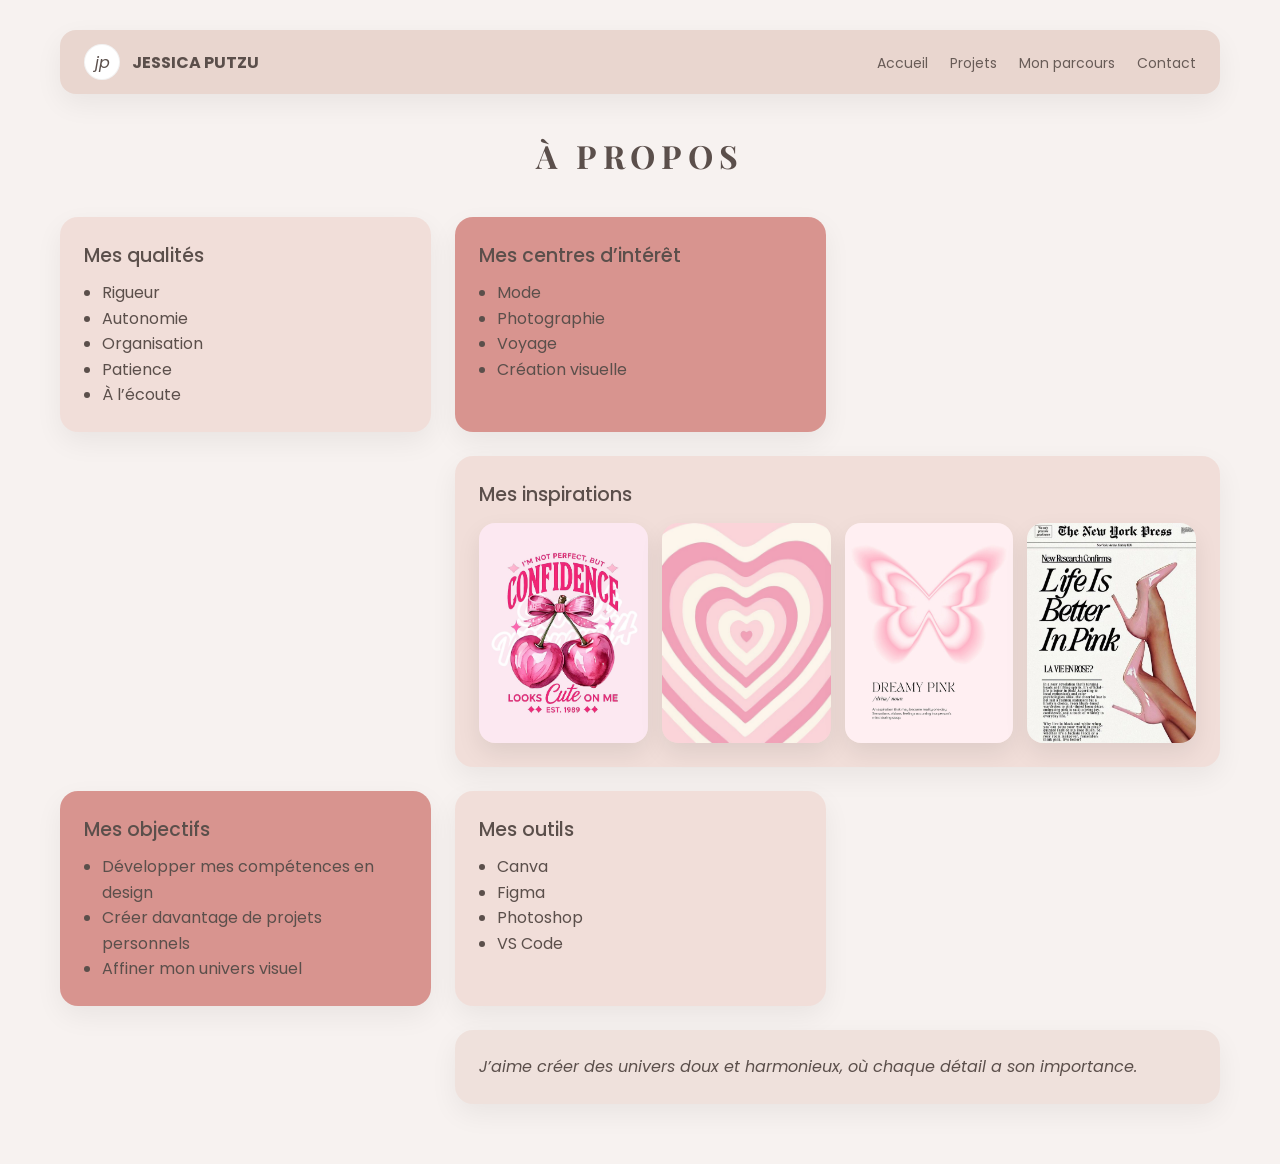
<file: apropos.html>
<!DOCTYPE html>
<html lang="fr">
<head>
  <meta charset="utf-8">
  <meta name="viewport" content="width=device-width, initial-scale=1">
  <title>À propos — Portfolio</title>

  <link rel="preconnect" href="https://fonts.googleapis.com">
  <link rel="preconnect" href="https://fonts.gstatic.com" crossorigin>
  <link href="https://fonts.googleapis.com/css2?family=Poppins:wght@300;400;500&family=Playfair+Display:wght@400;500;600&display=swap" rel="stylesheet">

  <style>
    :root{
      --bg:#f7f2f0;
      --card1:#f1ded9;
      --card2:#d8948f;
      --text:#5b4f4b;
      --shadow:0 10px 28px rgba(0,0,0,.06);
      --r:18px;
    }

    *{box-sizing:border-box}
    body{
      margin:0;
      font-family:Poppins, system-ui, sans-serif;
      background:var(--bg);
      color:var(--text);
    }

    body.page-apropos{
      position:relative;
      overflow-x:hidden;
    }
    body.page-apropos::before{
      content:"";
      position:fixed;
      inset:0;
      z-index:1;
      pointer-events:none;
      background:
        radial-gradient(circle at 20% 30%, rgba(231,167,163,.60) 0 10px, transparent 11px),
        radial-gradient(circle at 70% 60%, rgba(231,167,163,.50) 0 10px, transparent 11px),
        radial-gradient(circle at 40% 80%, rgba(231,167,163,.45) 0 10px, transparent 11px),
        radial-gradient(circle at 85% 20%, rgba(231,167,163,.55) 0 10px, transparent 11px);
      filter: blur(.6px);
      opacity:.55;
      animation: butterflies 18s linear infinite;
    }
    @keyframes butterflies{
      0%{
        background-position: 20% 115%, 70% 130%, 40% 140%, 85% 125%;
        transform: rotate(0deg);
      }
      100%{
        background-position: 20% -25%, 70% -35%, 40% -45%, 85% -30%;
        transform: rotate(6deg);
      }
    }

    .wrap{
      max-width:1200px;
      margin:30px auto 60px;
      padding:0 20px;
      position:relative;
      z-index:2;
    }

    header{
      display:flex;
      justify-content:space-between;
      align-items:center;
      background:#e9d6cf;
      padding:14px 24px;
      border-radius:16px;
      margin-bottom:40px;
      box-shadow:var(--shadow);
    }

    .brand{
      display:flex;
      align-items:center;
      gap:12px;
    }

    .logo{
      width:36px;
      height:36px;
      border-radius:50%;
      background:#fff;
      display:flex;
      align-items:center;
      justify-content:center;
      font-style:italic;
      box-shadow: inset 0 0 0 1px rgba(0,0,0,.05);
    }

    nav a{
      margin-left:18px;
      text-decoration:none;
      color:var(--text);
      font-size:14px;
      opacity:.9;
    }
    nav a:hover{opacity:1;text-decoration:underline}

    h1{
      text-align:center;
      font-family:"Playfair Display", serif;
      letter-spacing:.18em;
      margin-bottom:40px;
    }

    .grid{
      display:grid;
      grid-template-columns:repeat(3, 1fr);
      gap:24px;
    }

    .card{
      background:var(--card1);
      border-radius:var(--r);
      padding:24px;
      box-shadow:var(--shadow);
    }

    .card.accent{ background:var(--card2); }

    .card h2{
      margin:0 0 10px 0;
      font-weight:500;
      font-size:1.2rem;
    }

    ul{ padding-left:18px; margin:0; line-height:1.6; }

    .inspi{ grid-column:2 / 4; }

    .images{
      display:grid;
      grid-template-columns:repeat(4, 1fr);
      gap:14px;
      margin-top:14px;
    }

    .images img{
      width:100%;
      height:220px;
      object-fit:cover;
      border-radius:16px;
      display:block;
      box-shadow: 0 10px 24px rgba(0,0,0,.08);
      transition: transform .2s ease, filter .2s ease;
    }
    .images img:hover{
      transform: translateY(-3px) scale(1.02);
      filter: brightness(1.03);
    }

    .quote{
      grid-column:2 / 4;
      background:#efe1dc;
      font-style:italic;
      line-height:1.6;
    }

    @media(max-width:900px){
      header{flex-direction:column; align-items:flex-start; gap:10px;}
      nav a{margin-left:0; margin-right:16px;}
      .grid{ grid-template-columns:1fr; }
      .inspi,.quote{ grid-column:auto; }
      .images{ grid-template-columns:repeat(2, 1fr); }
      .images img{ height:180px; }
    }

    body.page-apropos{
      position:relative;
      overflow-x:hidden;
    }

    body.page-apropos::before{
      content:"";
      position: fixed;
      inset: 0;
      z-index: 1;
      pointer-events: none;
      opacity: .75;
      filter: blur(.2px);
      background-image:
        url("data:image/svg+xml,%3Csvg xmlns='http://www.w3.org/2000/svg' viewBox='0 0 120 120'%3E%3Cpath d='M58 60c-10-16-27-22-34-15-7 7-1 24 15 34 10 6 19 2 19-19z' fill='%23e7a7a3' fill-opacity='.75'/%3E%3Cpath d='M62 60c10-16 27-22 34-15 7 7 1 24-15 34-10 6-19 2-19-19z' fill='%23e7a7a3' fill-opacity='.75'/%3E%3Cpath d='M60 52c-2 4-2 12 0 16' stroke='%236b5a55' stroke-opacity='.35' stroke-width='3' stroke-linecap='round'/%3E%3Ccircle cx='60' cy='60' r='3' fill='%236b5a55' fill-opacity='.35'/%3E%3C/svg%3E"),
        url("data:image/svg+xml,%3Csvg xmlns='http://www.w3.org/2000/svg' viewBox='0 0 120 120'%3E%3Cpath d='M58 60c-10-16-27-22-34-15-7 7-1 24 15 34 10 6 19 2 19-19z' fill='%23e7a7a3' fill-opacity='.65'/%3E%3Cpath d='M62 60c10-16 27-22 34-15 7 7 1 24-15 34-10 6-19 2-19-19z' fill='%23e7a7a3' fill-opacity='.65'/%3E%3Cpath d='M60 52c-2 4-2 12 0 16' stroke='%236b5a55' stroke-opacity='.30' stroke-width='3' stroke-linecap='round'/%3E%3Ccircle cx='60' cy='60' r='3' fill='%236b5a55' fill-opacity='.30'/%3E%3C/svg%3E"),
        url("data:image/svg+xml,%3Csvg xmlns='http://www.w3.org/2000/svg' viewBox='0 0 120 120'%3E%3Cpath d='M58 60c-10-16-27-22-34-15-7 7-1 24 15 34 10 6 19 2 19-19z' fill='%23e7a7a3' fill-opacity='.55'/%3E%3Cpath d='M62 60c10-16 27-22 34-15 7 7 1 24-15 34-10 6-19 2-19-19z' fill='%23e7a7a3' fill-opacity='.55'/%3E%3Cpath d='M60 52c-2 4-2 12 0 16' stroke='%236b5a55' stroke-opacity='.25' stroke-width='3' stroke-linecap='round'/%3E%3Ccircle cx='60' cy='60' r='3' fill='%236b5a55' fill-opacity='.25'/%3E%3C/svg%3E");
      background-repeat: no-repeat, no-repeat, no-repeat;
      background-size: 70px 70px, 95px 95px, 55px 55px;
      background-position: 10% 110%, 75% 120%, 45% 115%;
      animation: butterfliesFly 14s linear infinite;
    }

    body.page-apropos .wrap{
      position: relative;
      z-index: 2;
    }

    @keyframes butterfliesFly{
      0%   { background-position: 10% 110%, 75% 120%, 45% 115%; transform: rotate(0deg); }
      35%  { background-position: 35% 60%,  55% 70%,  60% 55%;  transform: rotate(6deg); }
      70%  { background-position: 65% 20%,  30% 30%,  25% 15%;  transform: rotate(-5deg); }
      100% { background-position: 90% -30%, 10% -20%, 80% -35%; transform: rotate(8deg); }
    }

    body.page-apropos .grid .card{
      animation: floatSoft 6s ease-in-out infinite;
      will-change: transform;
    }

    body.page-apropos .grid .card:nth-child(1){ animation-delay: 0s; }
    body.page-apropos .grid .card:nth-child(2){ animation-delay: .6s; }
    body.page-apropos .grid .card:nth-child(3){ animation-delay: 1.2s; }
    body.page-apropos .grid .card:nth-child(4){ animation-delay: 1.8s; }
    body.page-apropos .grid .card:nth-child(5){ animation-delay: 2.4s; }
    body.page-apropos .grid .card:nth-child(6){ animation-delay: 3s; }

    @keyframes floatSoft{
      0%   { transform: translateY(0); }
      50%  { transform: translateY(-12px); }
      100% { transform: translateY(0); }
    }
  </style>
</head>

<body class="page-apropos">
  <div class="wrap">

    <header>
      <div class="brand">
        <div class="logo">jp</div>
        <strong>JESSICA PUTZU</strong>
      </div>
      <nav>
        <a href="index.html">Accueil</a>
        <a href="projets.html">Projets</a>
        <a href="parcours.html">Mon parcours</a>
        <a href="contact.html">Contact</a>
      </nav>
    </header>

    <h1>À PROPOS</h1>

    <section class="grid">

      <div class="card">
        <h2>Mes qualités</h2>
        <ul>
          <li>Rigueur</li>
          <li>Autonomie</li>
          <li>Organisation</li>
          <li>Patience</li>
          <li>À l’écoute</li>
        </ul>
      </div>

      <div class="card accent">
        <h2>Mes centres d’intérêt</h2>
        <ul>
          <li>Mode</li>
          <li>Photographie</li>
          <li>Voyage</li>
          <li>Création visuelle</li>
        </ul>
      </div>

      <div class="card inspi">
        <h2>Mes inspirations</h2>
        <div class="images">
          <img src="images/cerise.jpg" alt="Inspiration cerise">
          <img src="images/coeur.jpg" alt="Inspiration coeur">
          <img src="images/papillon.jpg" alt="Inspiration papillon">
          <img src="images/talon.jpg" alt="Inspiration talon">
        </div>
      </div>

      <div class="card accent">
        <h2>Mes objectifs</h2>
        <ul>
          <li>Développer mes compétences en design</li>
          <li>Créer davantage de projets personnels</li>
          <li>Affiner mon univers visuel</li>
        </ul>
      </div>

      <div class="card">
        <h2>Mes outils</h2>
        <ul>
          <li>Canva</li>
          <li>Figma</li>
          <li>Photoshop</li>
          <li>VS Code</li>
        </ul>
      </div>

      <div class="card quote">
        J’aime créer des univers doux et harmonieux, où chaque détail a son importance.
      </div>

    </section>
  </div>
</body>
</html>
</file>
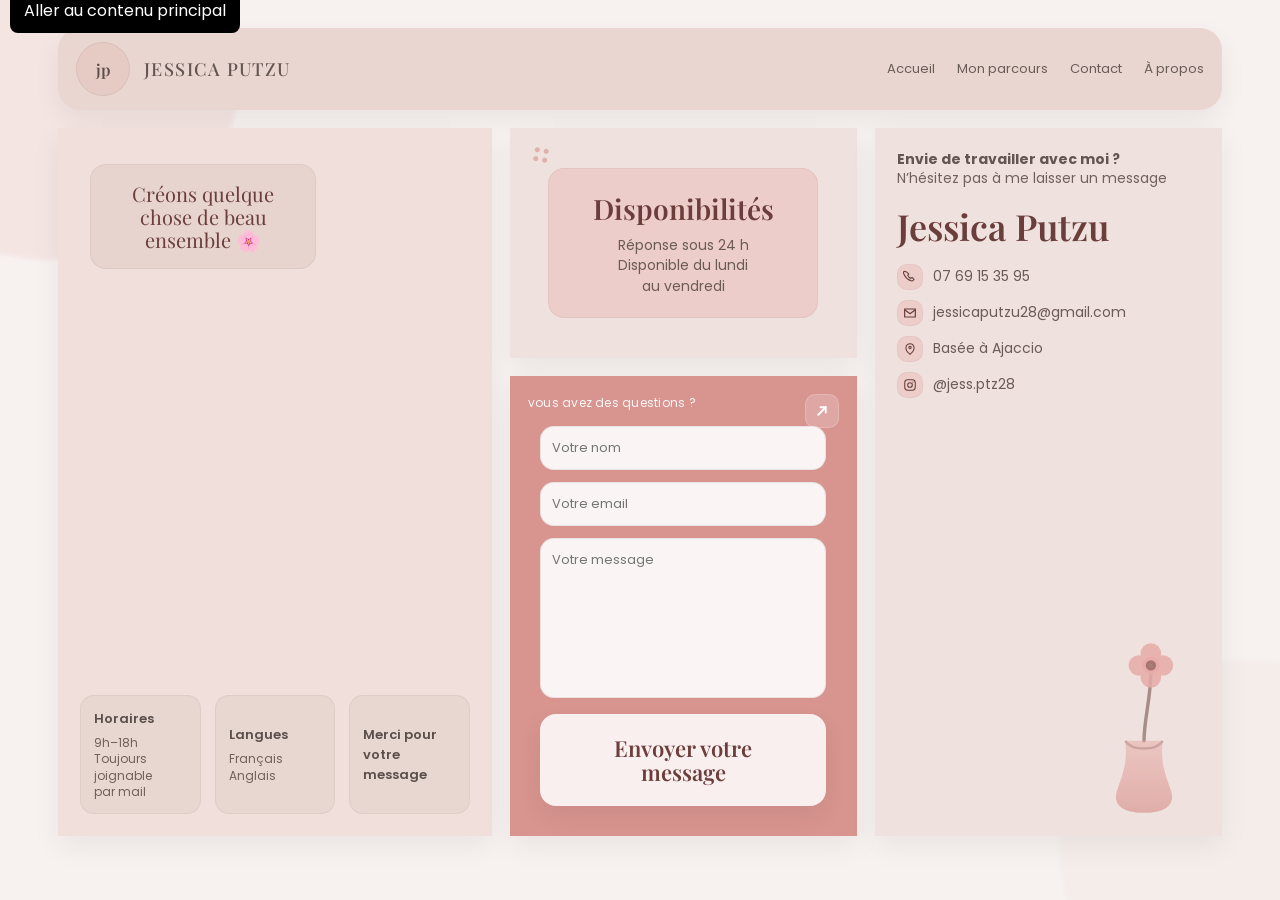
<file: contact.html>
<!DOCTYPE html>
<html lang="fr">
<head>
  <meta charset="UTF-8" />
  <meta name="viewport" content="width=device-width, initial-scale=1.0" />
  <title>Contact — Portfolio</title>

  <link rel="preconnect" href="https://fonts.googleapis.com">
  <link rel="preconnect" href="https://fonts.gstatic.com" crossorigin>
  <link href="https://fonts.googleapis.com/css2?family=Poppins:wght@300;400;500;600&family=Playfair+Display:wght@400;500;600&display=swap" rel="stylesheet">

  <link rel="stylesheet" href="style.css">

  <style>
    :root{
      --bg:#f7f2f0;
      --top:#ead6d1;
      --card:#f0dfdb;
      --card2:#efe2de;
      --accent:#e7a7a3;
      --accent2:#eab8b4;
      --accent3:#d8948f;
      --text:#6b5a55;
      --text2:#7a6a65;
      --shadow:0 10px 28px rgba(0,0,0,.06);
      --r:18px;
      --gap:18px;
    }

    *{box-sizing:border-box}
    body{
      margin:0;
      background:var(--bg);
      font-family:Poppins, system-ui, -apple-system, Segoe UI, Roboto, Arial, sans-serif;
      color:var(--text);
    }
    .wrap{
      max-width:1200px;
      margin:28px auto 60px;
      padding:0 18px;
    }

    header{
      background:var(--top);
      border-radius:22px;
      box-shadow:var(--shadow);
      padding:14px 18px;
      display:flex;
      align-items:center;
      justify-content:space-between;
      gap:18px;
      margin-bottom:18px;
    }
    .brand{
      display:flex;
      align-items:center;
      gap:14px;
      min-width: 280px;
    }
    .logo{
      width:54px;height:54px;border-radius:999px;
      background:#e6cbc5;
      display:grid;place-items:center;
      box-shadow: inset 0 0 0 1px rgba(107,90,85,.10);
      font-family:"Playfair Display", serif;
      font-weight:600;
      color:#5b4f4b;
      letter-spacing:.02em;
    }
    .name{
      font-family:"Playfair Display", serif;
      font-weight:500;
      letter-spacing:.08em;
      text-transform:uppercase;
      font-size:18px;
      color:#5b4f4b;
      opacity:.95;
    }
    nav{
      display:flex;
      gap:22px;
      font-size:13px;
      color:#5b4f4b;
      opacity:.9;
    }
    nav a{color:inherit;text-decoration:none}
    nav a:hover{text-decoration:underline}

    .grid{
      display:grid;
      grid-template-columns: 1.25fr 1fr 1fr;
      grid-auto-rows: minmax(230px, auto);
      gap:var(--gap);
      align-items:stretch;
    }

    .card{
      border-radius:var(--r);
      box-shadow:var(--shadow);
      background:var(--card);
      overflow:hidden;
      position:relative;
    }

    .left   { grid-column:1; grid-row:1 / span 2; background:var(--card); }
    .midTop { grid-column:2; grid-row:1; background:var(--card2); }

    .midBot { grid-column:2; grid-row:2; background:var(--accent3); min-height: 460px; }

    .right  { grid-column:3; grid-row:1 / span 2; background:var(--card2); }

    .left-inner{
      height:100%;
      padding:22px;
      position:relative;
    }

    .mini-note{
      width: 58%;
      max-width: 300px;
      background: #e7d4cf;
      border-radius:16px;
      box-shadow: inset 0 0 0 1px rgba(107,90,85,.08);
      padding:18px 18px;
      font-family:"Playfair Display", serif;
      color:#6b3e3c;
      font-size:20px;
      line-height:1.15;
      display:flex;
      align-items:center;
      justify-content:center;
      text-align:center;
      margin-top:14px;
      margin-left:10px;
    }

    .mini-row{
      position:absolute;
      left:22px;
      right:22px;
      bottom:22px;
      display:grid;
      grid-template-columns: 1fr 1fr 1fr;
      gap:14px;
    }
    .mini-card{
      background:#e8d6d1;
      border-radius:14px;
      padding:14px 14px;
      box-shadow: inset 0 0 0 1px rgba(107,90,85,.08);
      min-height:110px;
      display:flex;
      flex-direction:column;
      justify-content:center;
      gap:6px;
    }
    .mini-card h4{
      margin:0;
      font-weight:600;
      font-size:13px;
      color:#5b4f4b;
    }
    .mini-card p{
      margin:0;
      font-size:12px;
      line-height:1.35;
      color:#6b5a55;
      opacity:.95;
    }

    .midTop-inner{
      height:100%;
      padding:20px;
      display:flex;
      align-items:center;
      justify-content:center;
      text-align:center;
      position:relative;
    }
    .spark{
      position:absolute;
      top:18px;
      left:22px;
      width:18px;height:18px;
      border-radius:6px;
      background:
        radial-gradient(circle, rgba(216,148,143,.9) 0 2px, transparent 3px),
        radial-gradient(circle, rgba(216,148,143,.9) 0 2px, transparent 3px),
        radial-gradient(circle, rgba(216,148,143,.9) 0 2px, transparent 3px),
        radial-gradient(circle, rgba(216,148,143,.9) 0 2px, transparent 3px);
      background-position: 0 0, 100% 0, 0 100%, 100% 100%;
      background-size: 50% 50%;
      background-repeat:no-repeat;
      opacity:.7;
      transform: rotate(10deg);
    }
    .midTop-box{
      width: 88%;
      background: rgba(231,167,163,.35);
      border-radius:16px;
      padding:22px 16px;
      box-shadow: inset 0 0 0 1px rgba(107,90,85,.07);
    }
    .midTop-box h2{
      margin:0 0 8px 0;
      font-family:"Playfair Display", serif;
      font-size:28px;
      font-weight:600;
      color:#6b3e3c;
    }
    .midTop-box p{
      margin:0;
      font-size:14px;
      line-height:1.45;
      color:#6b5a55;
    }

    .midBot-inner{
      height:100%;
      padding:18px;
      position:relative;
      color:#fff;
      display:flex;
      flex-direction:column;
    }
    .midBot-inner .topline{
      font-size:12px;
      letter-spacing:.02em;
      opacity:.92;
      margin-bottom:12px;
    }
    .arrow{
      position:absolute;
      top:18px;
      right:18px;
      width:34px;height:34px;
      border-radius:10px;
      display:grid;
      place-items:center;
      background: rgba(255,255,255,.18);
      box-shadow: inset 0 0 0 1px rgba(255,255,255,.18);
    }

    .send-box{
      flex: 1;
      display:flex;
      align-items:center;
      justify-content:center;
      padding-bottom: 10px;
    }

    .contact-form{
      width: 92%;
      max-width: 420px;
      display:flex;
      flex-direction:column;
      gap:12px;
    }

    .contact-form input,
    .contact-form textarea{
      width:100%;
      border:0;
      outline:0;
      border-radius:14px;
      padding:12px 12px;
      font-family:Poppins, sans-serif;
      font-size:13px;
      color:#5b4f4b;
      background: rgba(255,255,255,.90);
      box-shadow: inset 0 0 0 1px rgba(107,90,85,.12);
    }

    .contact-form textarea{
      resize:none;
      min-height:160px;
    }

    .send-btn{
      width:100%;
      background: rgba(255,255,255,.85);
      border:0;
      border-radius:16px;
      padding:22px 18px;
      text-align:center;
      box-shadow: var(--shadow);
      color:#6b3e3c;
      font-family:"Playfair Display", serif;
      font-size:22px;
      font-weight:600;
      line-height:1.1;
      cursor:pointer;
      margin-top: 4px;
    }
    .send-btn:hover{filter:brightness(1.02)}

    .right-inner{
      height:100%;
      padding:22px;
      position:relative;
    }
    .right-top{
      font-size:14px;
      color:#6b5a55;
      opacity:.95;
      line-height:1.35;
      margin-bottom:14px;
    }
    .right-top b{color:#5b4f4b}
    .big-name{
      font-family:"Playfair Display", serif;
      font-size:36px;
      font-weight:600;
      color:#6b3e3c;
      margin:6px 0 14px 0;
    }

    .info{
      display:flex;
      flex-direction:column;
      gap:10px;
      font-size:14px;
      color:#6b5a55;
    }
    .row{
      display:flex;
      gap:10px;
      align-items:center;
    }
    .ico{
      width:26px;height:26px;
      border-radius:10px;
      background: rgba(231,167,163,.35);
      display:grid;
      place-items:center;
      box-shadow: inset 0 0 0 1px rgba(107,90,85,.06);
      flex:0 0 auto;
    }
    .row a{color:inherit;text-decoration:none}
    .row a:hover{text-decoration:underline}

    .vase{
      position:absolute;
      right:18px;
      bottom:18px;
      width:120px;
      height:180px;
      opacity:.95;
    }

    @media (max-width: 980px){
      .grid{
        grid-template-columns:1fr;
        grid-auto-rows: auto;
      }
      .left,.midTop,.midBot,.right{
        grid-column:1;
        grid-row:auto;
        min-height:220px;
      }
      .midBot{ min-height: 520px; }
      header{flex-direction:column;align-items:flex-start}
    }
  </style>
</head>

<body class="page-contact">
  <a href="#main-content" class="skip-link">Aller au contenu principal</a>

  <div class="wrap">

    <header>
      <div class="brand">
        <div class="logo">jp</div>
        <div class="name">JESSICA PUTZU</div>
      </div>

      <nav>
        <a href="index.html">Accueil</a>
        <a href="parcours.html">Mon parcours</a>
        <a href="contact.html">Contact</a>
        <a href="apropos.html">À propos</a>
      </nav>
    </header>

    <main class="grid" id="main-content">
      <section class="card left">
        <div class="left-inner">
          <div class="mini-note">
            Créons quelque<br>chose de beau<br>ensemble 🌸
          </div>

          <div class="mini-row">
            <div class="mini-card">
              <h4>Horaires</h4>
              <p>9h–18h<br>Toujours joignable<br>par mail</p>
            </div>
            <div class="mini-card">
              <h4>Langues</h4>
              <p>Français<br>Anglais</p>
            </div>
            <div class="mini-card">
              <h4>Merci pour<br>votre message</h4>
            </div>
          </div>
        </div>
      </section>

      <section class="card midTop">
        <div class="midTop-inner">
          <div class="spark" aria-hidden="true"></div>
          <div class="midTop-box">
            <h2>Disponibilités</h2>
            <p>
              Réponse sous 24 h<br>
              Disponible du lundi<br>
              au vendredi
            </p>
          </div>
        </div>
      </section>

      <section class="card midBot">
        <div class="midBot-inner">
          <div class="arrow" aria-hidden="true">
            <svg width="18" height="18" viewBox="0 0 24 24" fill="none">
              <path d="M7 17L17 7" stroke="white" stroke-width="2.4" stroke-linecap="round"/>
              <path d="M10 7h7v7" stroke="white" stroke-width="2.4" stroke-linecap="round" stroke-linejoin="round"/>
            </svg>
          </div>

          <div class="topline">vous avez des questions ?</div>

          <div class="send-box">
            <form class="contact-form" action="#" method="post">
              <input type="text" name="name" placeholder="Votre nom" required>
              <input type="email" name="email" placeholder="Votre email" required>
              <textarea name="message" rows="5" placeholder="Votre message" required></textarea>

              <button type="submit" class="send-btn">
                Envoyer votre<br>message
              </button>
            </form>
          </div>
        </div>
      </section>

      <section class="card right">
        <div class="right-inner">
          <div class="right-top">
            <b>Envie de travailler avec moi ?</b><br>
            N’hésitez pas à me laisser un message
          </div>

          <div class="big-name">Jessica Putzu</div>

          <div class="info">
            <div class="row">
              <div class="ico" aria-hidden="true">
                <svg width="14" height="14" viewBox="0 0 24 24" fill="none">
                  <path d="M6.5 3.5l3.5 3.5-2 2c1.2 2.4 3.1 4.3 5.5 5.5l2-2 3.5 3.5-1.7 1.7c-.9.9-2.2 1.2-3.4.8-6.1-2-10.9-6.8-12.9-12.9-.4-1.2-.1-2.5.8-3.4L6.5 3.5z" stroke="#6b3e3c" stroke-width="1.8" stroke-linejoin="round"/>
                </svg>
              </div>
              <span>07 69 15 35 95</span>
            </div>

            <div class="row">
              <div class="ico" aria-hidden="true">
                <svg width="16" height="16" viewBox="0 0 24 24" fill="none">
                  <path d="M4 6h16v12H4V6z" stroke="#6b3e3c" stroke-width="1.8" />
                  <path d="M4 7l8 6 8-6" stroke="#6b3e3c" stroke-width="1.8" stroke-linejoin="round"/>
                </svg>
              </div>
              <a href="mailto:jessicaputzu28@gmail.com">jessicaputzu28@gmail.com</a>
            </div>

            <div class="row">
              <div class="ico" aria-hidden="true">
                <svg width="14" height="14" viewBox="0 0 24 24" fill="none">
                  <path d="M12 21s7-4.6 7-11a7 7 0 10-14 0c0 6.4 7 11 7 11z" stroke="#6b3e3c" stroke-width="1.8"/>
                  <path d="M12 11.5a2 2 0 100-4 2 2 0 000 4z" stroke="#6b3e3c" stroke-width="1.8"/>
                </svg>
              </div>
              <span>Basée à Ajaccio</span>
            </div>

            <div class="row">
              <div class="ico" aria-hidden="true">
                <svg width="14" height="14" viewBox="0 0 24 24" fill="none">
                  <rect x="3" y="3" width="18" height="18" rx="5" stroke="#6b3e3c" stroke-width="1.8"/>
                  <circle cx="12" cy="12" r="4" stroke="#6b3e3c" stroke-width="1.8"/>
                  <circle cx="17" cy="7" r="1" fill="#6b3e3c"/>
                </svg>
              </div>
              <span>@jess.ptz28</span>
            </div>
          </div>

          <svg class="vase" viewBox="0 0 140 210" xmlns="http://www.w3.org/2000/svg">
            <defs>
              <linearGradient id="g" x1="0" x2="0" y1="0" y2="1">
                <stop offset="0" stop-color="#e7a7a3" stop-opacity="0.55"/>
                <stop offset="1" stop-color="#d8948f" stop-opacity="0.75"/>
              </linearGradient>
            </defs>
            <path d="M78 40 C78 70, 70 95, 70 120" stroke="#7b5a54" stroke-width="4" stroke-linecap="round" opacity="0.65"/>
            <circle cx="78" cy="32" r="10" fill="#eab8b4" opacity="0.9"/>
            <g opacity="0.85">
              <circle cx="64" cy="32" r="12" fill="#e7a7a3"/>
              <circle cx="92" cy="32" r="12" fill="#e7a7a3"/>
              <circle cx="78" cy="18" r="12" fill="#e7a7a3"/>
              <circle cx="78" cy="46" r="12" fill="#e7a7a3"/>
            </g>
            <circle cx="78" cy="32" r="6" fill="#6b3e3c" opacity="0.55"/>
            <path d="M48 120 C52 150, 42 165, 38 180 C34 195, 46 204, 70 204 C94 204, 106 195, 102 180 C98 165, 88 150, 92 120 Z"
                  fill="url(#g)" opacity="0.95"/>
            <path d="M48 120 C56 132, 84 132, 92 120" fill="none" stroke="#6b3e3c" stroke-opacity="0.25" stroke-width="3"/>
          </svg>

        </div>
      </section>
    </main>
  </div>
</body>
</html>
</file>
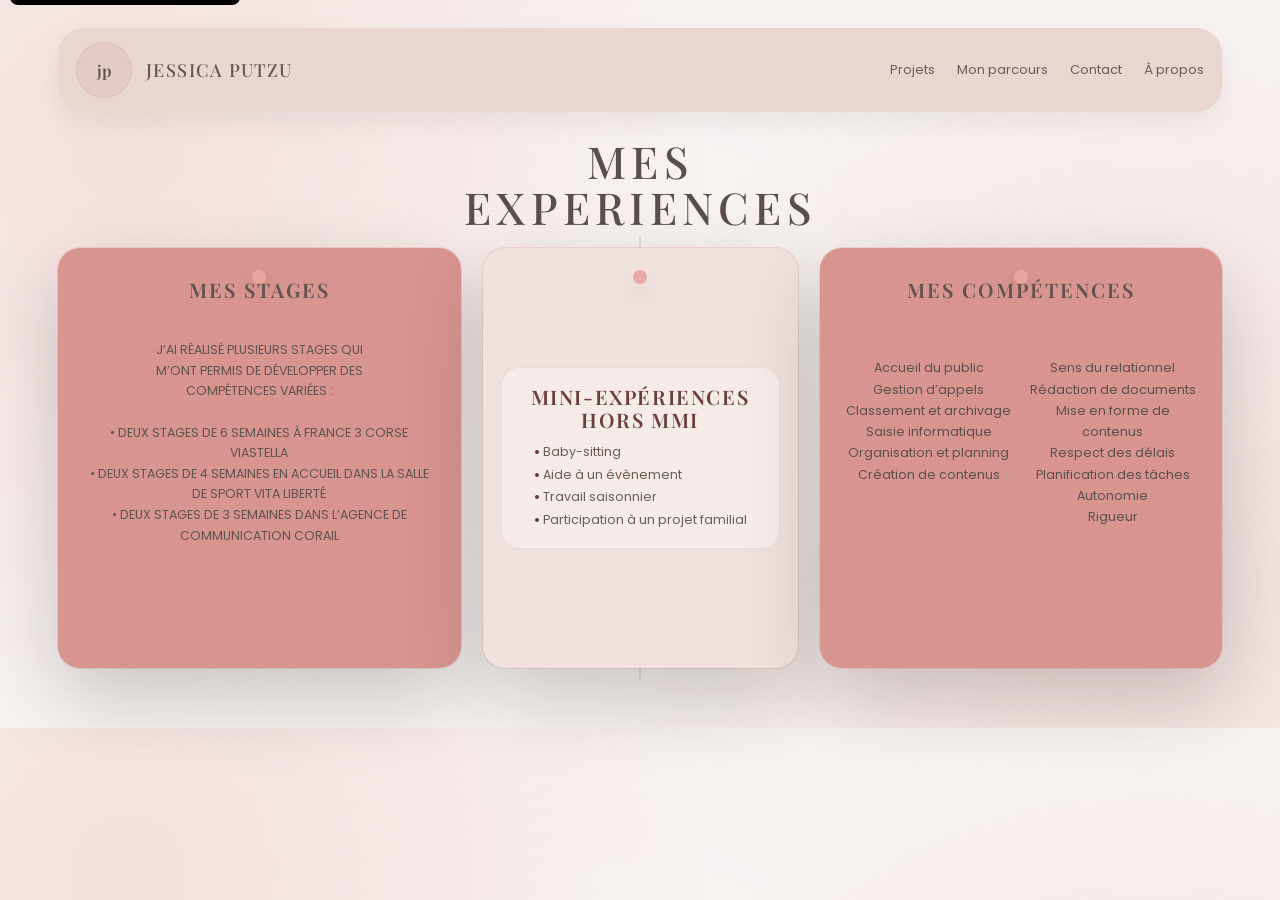
<file: experiences.html>
<!doctype html>
<html lang="fr">
<head>
  <meta charset="utf-8">
  <meta name="viewport" content="width=device-width, initial-scale=1">
  <title>Mes expériences — Portfolio</title>

  <link rel="preconnect" href="https://fonts.googleapis.com">
  <link rel="preconnect" href="https://fonts.gstatic.com" crossorigin>
  <link href="https://fonts.googleapis.com/css2?family=Poppins:wght@300;400;500;600&family=Playfair+Display:wght@400;500;600&display=swap" rel="stylesheet">

  <link rel="stylesheet" href="style.css">

  <style>
    .page-title{
      text-align:center;
      margin:26px 0 18px;
      font-family:"Playfair Display", serif;
      font-weight:500;
      letter-spacing:.12em;
      text-transform:uppercase;
      color:#5b4f4b;
      font-size:44px;
      line-height:1.05;
    }

    .exp-grid{
      display:grid;
      grid-template-columns: 1.15fr .9fr 1.15fr;
      grid-template-rows: 420px;
      gap: var(--gap);
      align-items:stretch;
    }

    .panel{
      border-radius: var(--r);
      box-shadow: var(--shadow);
      position:relative;
      overflow:hidden;
    }

    .panel.big{
      background: var(--accent3);
      padding:22px 24px;
      color:#5b4f4b;
    }

    .panel.big .panel-title{
      margin:6px 0 16px;
      text-align:center;
      font-family:"Playfair Display", serif;
      font-weight:600;
      letter-spacing:.10em;
      text-transform:uppercase;
      font-size:20px;
      opacity:.95;
    }

    .panel.big .text{
      font-size:12.5px;
      line-height:1.65;
      text-align:center;
      opacity:.95;
      white-space:pre-line;
    }

    .flower2{
      display:none;
    }

    .panel.mid{
      background: var(--card2);
      display:flex;
      align-items:center;
      justify-content:center;
      padding:18px;
    }

    .mid-inner{
      width:100%;
      max-width:340px;
      background: rgba(255,255,255,.35);
      border-radius: 18px;
      box-shadow: inset 0 0 0 1px rgba(107,90,85,.10);
      padding:18px;
      text-align:center;
    }

    .mid-inner h2{
      margin:0 0 10px;
      font-family:"Playfair Display", serif;
      font-weight:600;
      color:#6b3e3c;
      font-size:20px;
      line-height:1.15;
    }

    .mid-inner ul{
      list-style:none;
      padding:0;
      margin:0;
      font-size:12.5px;
      line-height:1.8;
      color:#6b5a55;
      text-align:left;
      display:inline-block;
    }

    .mid-inner li::before{
      content:"• ";
      color:#6b3e3c;
      font-weight:700;
    }

    .skills{
      padding-top:28px;
    }

    .skills .split{
      display:grid;
      grid-template-columns:1fr 1fr;
      gap:14px;
      margin-top:10px;
    }

    .skills ul{
      list-style:none;
      padding:0;
      margin:0;
      font-size:12.5px;
      line-height:1.7;
      text-align:center;
    }

    @media (max-width:980px){
      .page-title{font-size:34px}
      .exp-grid{grid-template-columns:1fr;grid-template-rows:auto}
      .panel{min-height:260px}
      .skills .split{grid-template-columns:1fr}
    }
  </style>
</head>

<body class="page-exp">
  <a href="#main-content" class="skip-link">Aller au contenu principal</a>

  <div class="wrap">

    <header class="topbar">
      <div class="brand">
        <div class="logo">jp</div>
        <div class="name">JESSICA PUTZU</div>
      </div>

      <nav class="menu">
        <a href="projets.html">Projets</a>
        <a href="parcours.html">Mon parcours</a>
        <a href="contact.html">Contact</a>
        <a href="apropos.html">À propos</a>
      </nav>
    </header>

    <h1 class="page-title">MES<br>EXPERIENCES</h1>

    <main class="exp-grid" id="main-content">

      <section class="panel big">
        <div class="panel-title">MES STAGES</div>
        <div class="text">
J’AI RÉALISÉ PLUSIEURS STAGES QUI
M’ONT PERMIS DE DÉVELOPPER DES
COMPÉTENCES VARIÉES :

• DEUX STAGES DE 6 SEMAINES À FRANCE 3 CORSE VIASTELLA
• DEUX STAGES DE 4 SEMAINES EN ACCUEIL DANS LA SALLE DE SPORT VITA LIBERTÉ
• DEUX STAGES DE 3 SEMAINES DANS L’AGENCE DE COMMUNICATION CORAIL
        </div>
      </section>

      <section class="panel mid">
        <div class="mid-inner">
          <h2>Mini-expériences<br>hors MMI</h2>
          <ul>
            <li>Baby-sitting</li>
            <li>Aide à un évènement</li>
            <li>Travail saisonnier</li>
            <li>Participation à un projet familial</li>
          </ul>
        </div>
      </section>

      <section class="panel big">
        <div class="panel-title">MES COMPÉTENCES</div>

        <div class="skills">
          <div class="split">
            <ul>
              <li>Accueil du public</li>
              <li>Gestion d’appels</li>
              <li>Classement et archivage</li>
              <li>Saisie informatique</li>
              <li>Organisation et planning</li>
              <li>Création de contenus</li>
            </ul>

            <ul>
              <li>Sens du relationnel</li>
              <li>Rédaction de documents</li>
              <li>Mise en forme de contenus</li>
              <li>Respect des délais</li>
              <li>Planification des tâches</li>
              <li>Autonomie</li>
              <li>Rigueur</li>
            </ul>
          </div>
        </div>
      </section>

    </main>
  </div>
</body>
</html>
</file>
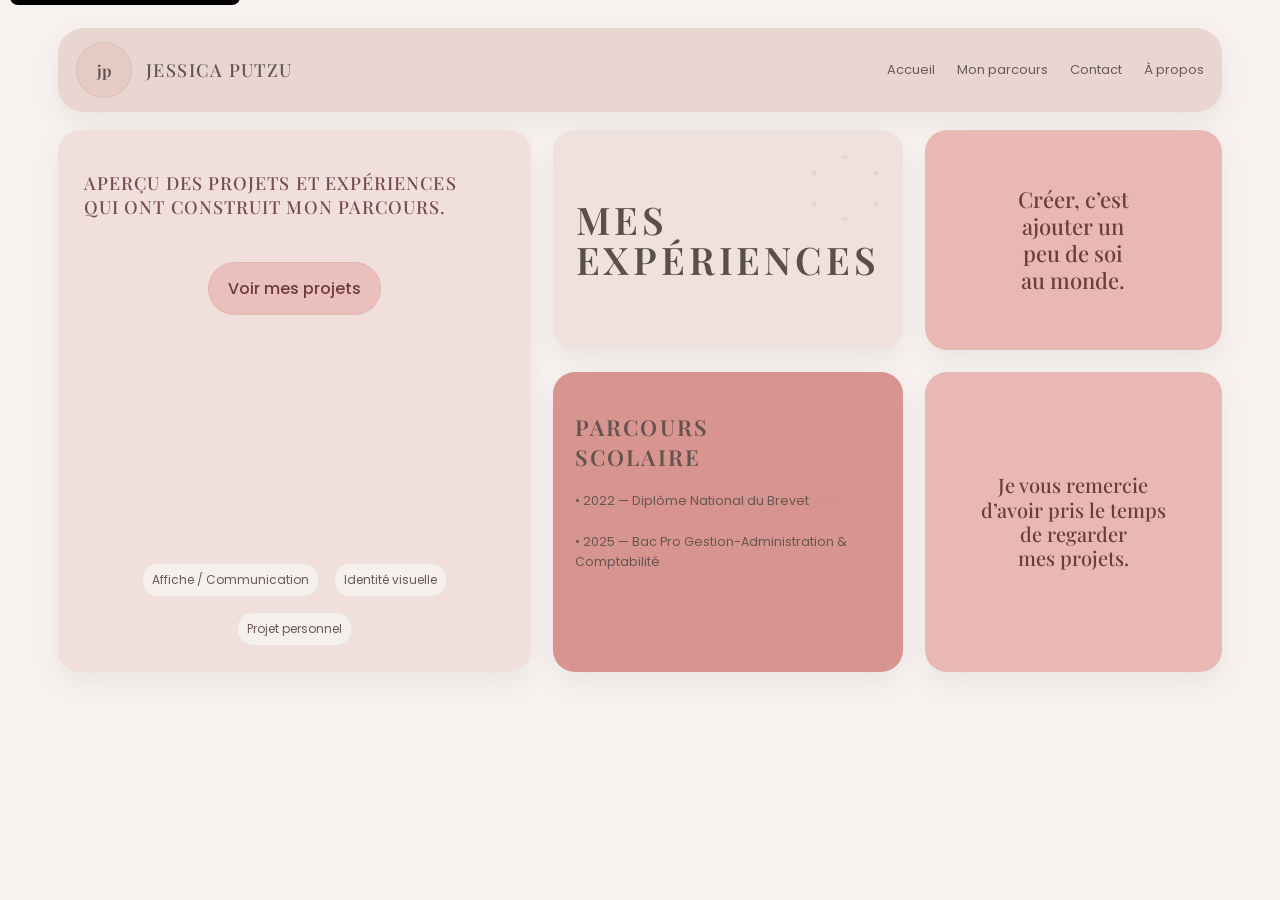
<file: parcours.html>
<!doctype html>
<html lang="fr">
<head>
  <meta charset="utf-8">
  <meta name="viewport" content="width=device-width, initial-scale=1">
  <title>Parcours — Portfolio</title>

  <link rel="preconnect" href="https://fonts.googleapis.com">
  <link rel="preconnect" href="https://fonts.gstatic.com" crossorigin>
  <link href="https://fonts.googleapis.com/css2?family=Poppins:wght@300;400;500;600&family=Playfair+Display:wght@400;500;600&display=swap" rel="stylesheet">

  <link rel="stylesheet" href="style.css">
</head>

<body>
  <a href="#main-content" class="skip-link">Aller au contenu principal</a>

  <div class="wrap">
    <header class="topbar">
      <div class="brand">
        <div class="logo">jp</div>
        <div class="name">JESSICA PUTZU</div>
      </div>

      <nav class="menu" aria-label="Menu principal">
        <a href="index.html">Accueil</a>
        <a href="parcours.html">Mon parcours</a>
        <a href="contact.html">Contact</a>
        <a href="apropos.html">À propos</a>
      </nav>
    </header>

    <main class="parcours-grid" id="main-content">
      <section class="card left" aria-labelledby="parcours-overview-title">
        <div class="left-inner">
          <h1 id="parcours-overview-title" class="left-title">
            APERÇU DES PROJETS ET EXPÉRIENCES QUI ONT CONSTRUIT MON PARCOURS.
          </h1>

          <a class="btn" href="projets.html">Voir mes projets</a>

          <div class="pills">
            <div class="pill">Affiche / Communication</div>
            <div class="pill">Identité visuelle</div>
            <div class="pill">Projet personnel</div>
          </div>
        </div>
      </section>

      <section class="card exp" aria-labelledby="experiences-title">
        <div class="flower" aria-hidden="true"></div>
        <a class="exp-link" href="experiences.html" aria-labelledby="experiences-title">
          <h2 id="experiences-title" class="exp-title">MES<br>EXPÉRIENCES</h2>
        </a>
      </section>

      <section class="card quote1" aria-labelledby="quote1-title">
        <h2 id="quote1-title" class="visually-hidden">Citation inspirante</h2>
        <div class="quoteBox q1">
          Créer, c’est<br>ajouter un<br>peu de soi<br>au monde.
        </div>
      </section>

      <section class="card school" aria-labelledby="school-title">
        <div class="school-inner">
          <h2 id="school-title" class="school-title">PARCOURS<br>SCOLAIRE</h2>
          <div class="school-text">
            • 2022 — Diplôme National du Brevet<br><br>
            • 2025 — Bac Pro Gestion-Administration &amp; Comptabilité
          </div>
        </div>
      </section>

      <section class="card quote2" aria-labelledby="quote2-title">
        <h2 id="quote2-title" class="visually-hidden">Message de remerciement</h2>
        <div class="quoteBox q2">
          Je vous remercie<br>d’avoir pris le temps<br>de regarder<br>mes projets.
        </div>
      </section>
    </main>
  </div>
</body>
</html>
</file>
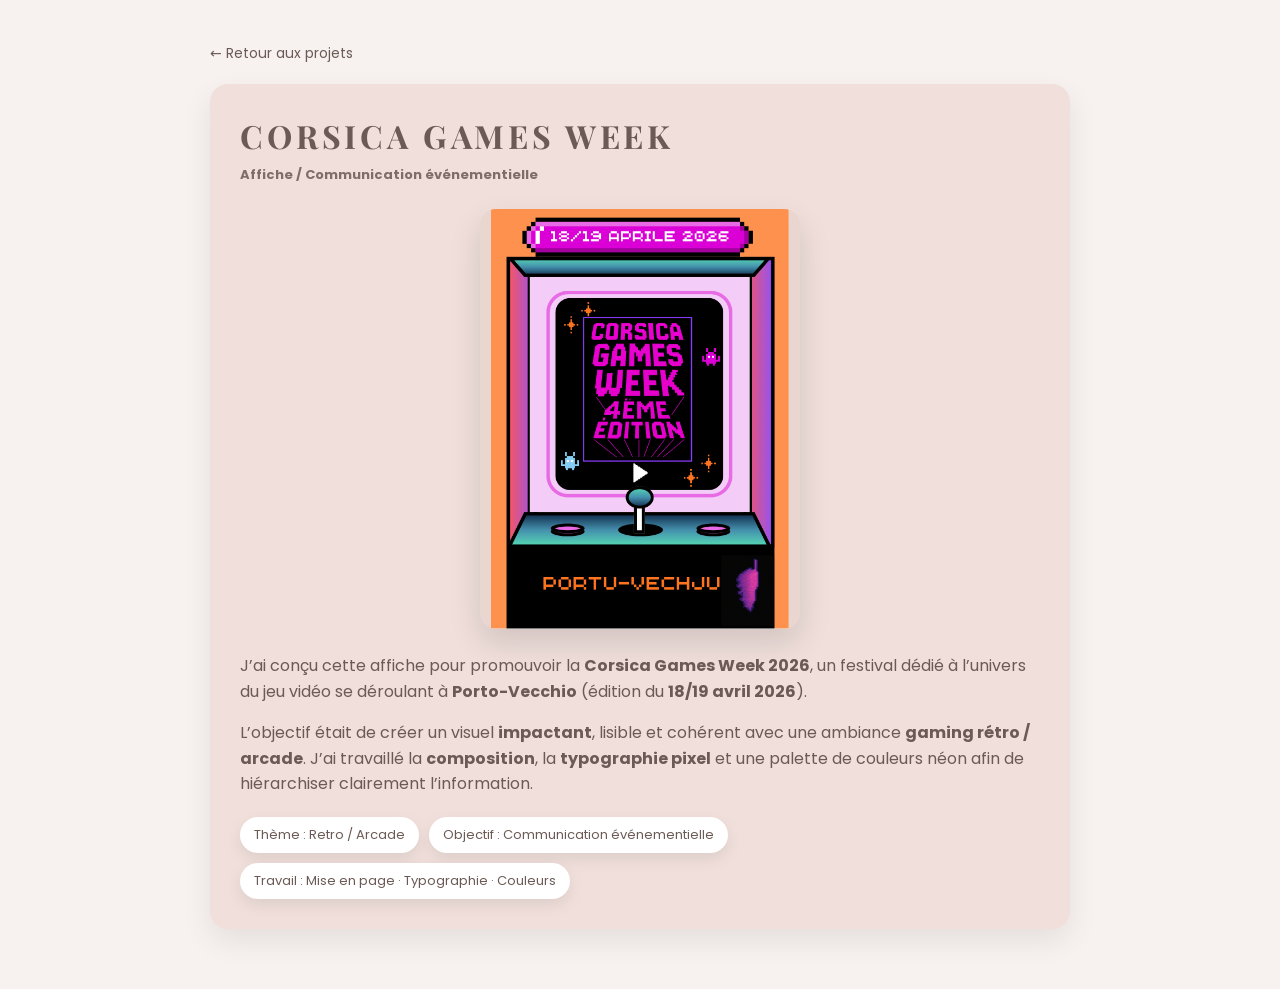
<file: projet1.html>
<!doctype html>
<html lang="fr">
<head>
  <meta charset="utf-8">
  <meta name="viewport" content="width=device-width, initial-scale=1">
  <title>Projet 1 — Corsica Games Week</title>

  <link href="https://fonts.googleapis.com/css2?family=Poppins:wght@300;400;500&family=Playfair+Display:wght@400;500&display=swap" rel="stylesheet">

  <style>
    :root{
      --bg:#f7f2f0;
      --card:#f0dfdb;
      --accent:#d8948f;
      --text:#6b5a55;
      --shadow:0 12px 30px rgba(0,0,0,.08);
      --r:18px;
    }

    *{ box-sizing:border-box; }

    body{
      margin:0;
      background:var(--bg);
      font-family:Poppins, system-ui, sans-serif;
      color:var(--text);
    }

    .wrap{
      max-width:900px;
      margin:40px auto 60px;
      padding:0 20px;
    }

    a{
      color:var(--text);
      text-decoration:none;
      font-size:14px;
    }
    a:hover{ text-decoration:underline; }

    .back{
      display:inline-block;
      margin-bottom:20px;
    }

    .card{
      background:var(--card);
      border-radius:var(--r);
      padding:30px;
      box-shadow:var(--shadow);
      animation: fadeUp .6s ease;
    }

    @keyframes fadeUp{
      from{ opacity:0; transform:translateY(20px); }
      to{ opacity:1; transform:translateY(0); }
    }

    h1{
      font-family:"Playfair Display", serif;
      letter-spacing:.12em;
      text-transform:uppercase;
      margin:0 0 8px;
    }

    .tag{
      font-size:13px;
      opacity:.85;
      margin-bottom:20px;
    }

    /* ===== IMAGE PROJET ===== */
    .media{
      width:320px;
      height:420px;
      margin:24px auto;
      background:#ead6d1;
      border-radius:16px;
      box-shadow:0 14px 32px rgba(0,0,0,.12);
      display:flex;
      align-items:center;
      justify-content:center;
      overflow:hidden;
    }

    .media img{
      max-width:100%;
      max-height:100%;
      object-fit:contain;
      display:block;
    }

    p{
      line-height:1.6;
      margin-bottom:14px;
    }

    .infos{
      display:flex;
      flex-wrap:wrap;
      gap:10px;
      margin-top:20px;
    }

    .chip{
      background:#fff;
      padding:8px 14px;
      border-radius:999px;
      font-size:13px;
      box-shadow:0 6px 16px rgba(0,0,0,.08);
    }

    @media (max-width:600px){
      h1{ font-size:22px; }

      .media{
        width:260px;
        height:360px;
      }
    }
  </style>
</head>

<body>
  <div class="wrap">

    <a class="back" href="projets.html">← Retour aux projets</a>

    <div class="card">

      <h1>Corsica Games Week</h1>
      <div class="tag"><strong>Affiche / Communication événementielle</strong></div>

      <div class="media">
        <img src="images/affiche CGW 1.png"
             alt="Affiche Corsica Games Week 2026 – Porto-Vecchio">
      </div>

      <p>
        J’ai conçu cette affiche pour promouvoir la <strong>Corsica Games Week 2026</strong>,
        un festival dédié à l’univers du jeu vidéo se déroulant à
        <strong>Porto-Vecchio</strong> (édition du <strong>18/19 avril 2026</strong>).
      </p>

      <p>
        L’objectif était de créer un visuel <strong>impactant</strong>, lisible et
        cohérent avec une ambiance <strong>gaming rétro / arcade</strong>.
        J’ai travaillé la <strong>composition</strong>, la <strong>typographie pixel</strong>
        et une palette de couleurs néon afin de hiérarchiser clairement
        l’information.
      </p>

      <div class="infos">
        <div class="chip">Thème : Retro / Arcade</div>
        <div class="chip">Objectif : Communication événementielle</div>
        <div class="chip">Travail : Mise en page · Typographie · Couleurs</div>
      </div>

    </div>
  </div>
</body>
</html>
</file>
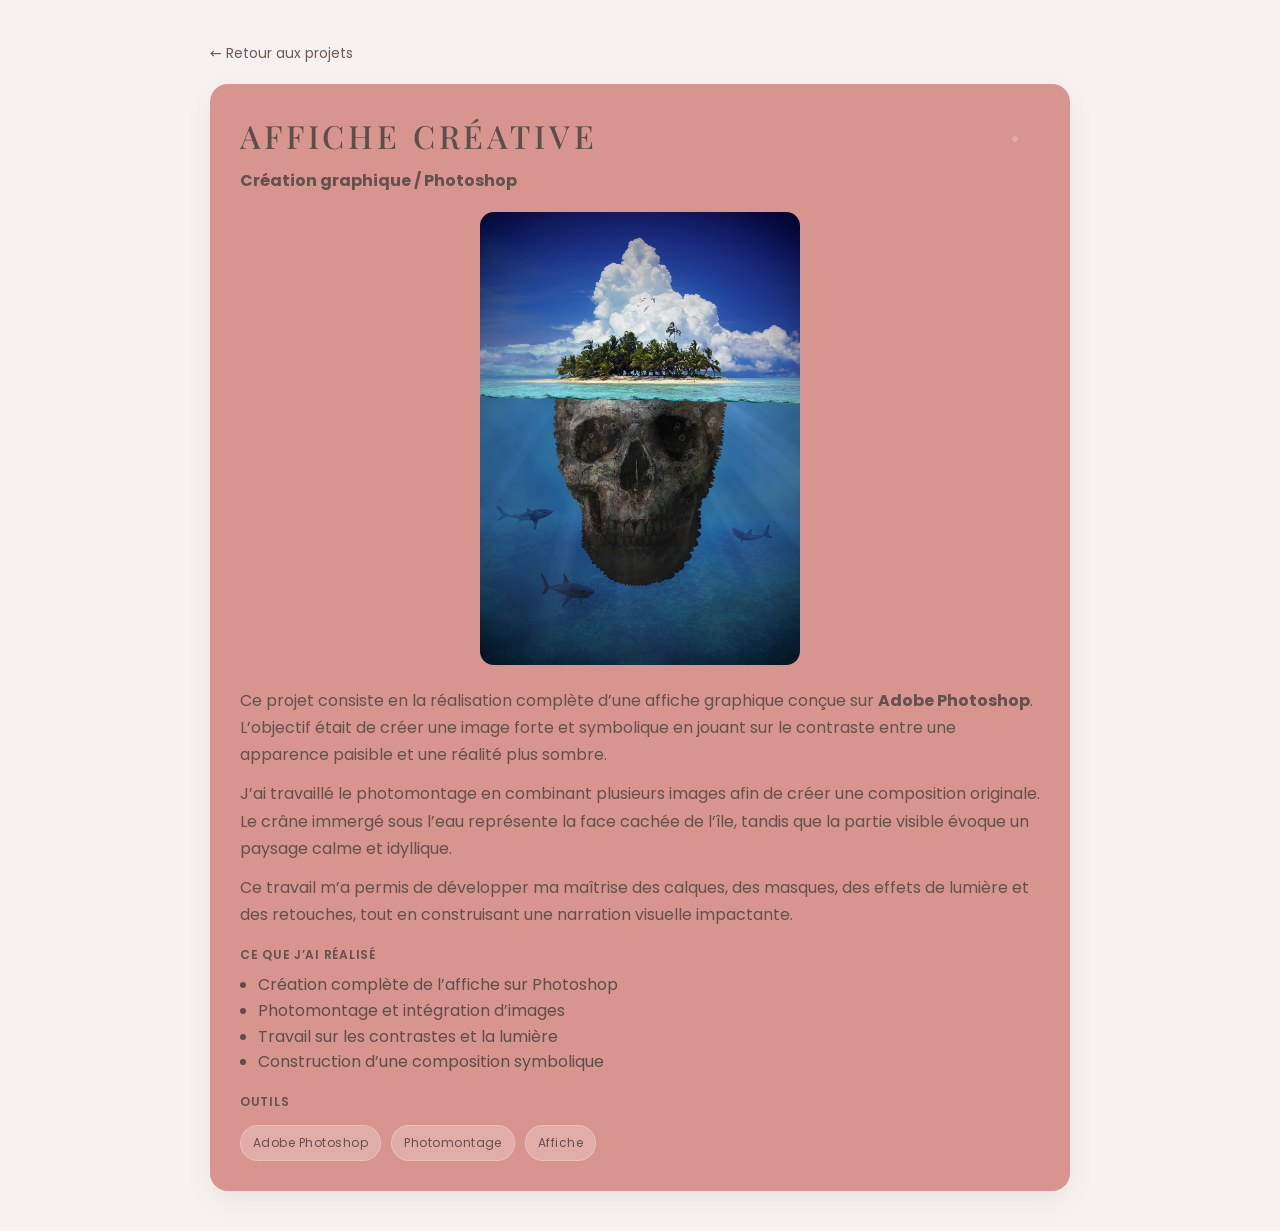
<file: projet2.html>
<!doctype html>
<html lang="fr">
<head>
  <meta charset="utf-8">
  <meta name="viewport" content="width=device-width, initial-scale=1">
  <title>Projet 2 — Portfolio</title>

  <link href="https://fonts.googleapis.com/css2?family=Poppins:wght@300;400;500&family=Playfair+Display:wght@400;500&display=swap" rel="stylesheet">

  <style>
    :root{
      --bg:#f7f2f0;
      --card:#d8948f;
      --top:#ead6d1;
      --text:#6b5a55;
      --shadow:0 10px 28px rgba(0,0,0,.06);
      --r:18px;
    }

    *{box-sizing:border-box}
    body{
      margin:0;
      font-family:Poppins, system-ui, -apple-system, Segoe UI, Roboto, Arial, sans-serif;
      background:var(--bg);
      color:var(--text);
    }

    .wrap{
      max-width:900px;
      margin:40px auto;
      padding:0 20px;
    }

    a{ color:var(--text); text-decoration:none; }
    a:hover{text-decoration:underline}

    .back{
      display:inline-block;
      margin-bottom:20px;
      font-size:14px;
    }

    h1{
      font-family:"Playfair Display", serif;
      letter-spacing:.12em;
      text-transform:uppercase;
      font-weight:500;
      margin:0 0 10px;
      color:#5b4f4b;
    }

    .card{
      background:var(--card);
      border-radius:var(--r);
      padding:30px;
      box-shadow:var(--shadow);
      position:relative;
      overflow:hidden;
    }

    .flower{
      position:absolute;
      top:20px;
      right:20px;
      width:70px;
      height:70px;
      opacity:.22;
      pointer-events:none;
      background:
        radial-gradient(circle, rgba(255,255,255,.9) 0 2px, transparent 3px),
        radial-gradient(circle, rgba(255,255,255,.9) 0 2px, transparent 3px),
        radial-gradient(circle, rgba(255,255,255,.9) 0 2px, transparent 3px),
        radial-gradient(circle, rgba(255,255,255,.9) 0 2px, transparent 3px),
        radial-gradient(circle, rgba(255,255,255,.9) 0 2px, transparent 3px),
        radial-gradient(circle, rgba(255,255,255,.9) 0 2px, transparent 3px);
      background-repeat:no-repeat;
      background-position:
        50% 0%,
        100% 25%,
        100% 75%,
        50% 100%,
        0% 75%,
        0% 25%;
    }

    .subtitle{
      margin:0 0 18px;
      opacity:.95;
      color:#5b4f4b;
    }

    /* ✅ VRAIE IMAGE */
    .media{
  width: 320px;     /* ← change cette valeur */
  margin:18px auto 22px;
  border-radius:14px;
  overflow:hidden;
  background:rgba(255,255,255,.25);
}
      
    .media img{
      width:100%;
      height:auto;
      display:block;
      object-fit:cover;
    }

    .section-title{
      font-weight:600;
      letter-spacing:.06em;
      text-transform:uppercase;
      font-size:12px;
      margin:18px 0 8px;
      color:#5b4f4b;
      opacity:.95;
    }

    ul{
      margin:0;
      padding-left:18px;
      line-height:1.6;
      color:#5b4f4b;
    }

    p{ line-height:1.7; margin:0 0 12px; color:#5b4f4b; opacity:.95; }

    .chips{
      margin-top:14px;
      display:flex;
      flex-wrap:wrap;
      gap:10px;
    }
    .chip{
      background:rgba(255,255,255,.25);
      border:1px solid rgba(255,255,255,.25);
      padding:8px 12px;
      border-radius:999px;
      font-size:12px;
      letter-spacing:.04em;
      color:#5b4f4b;
      opacity:.95;
    }
  </style>
</head>

<body>
  <div class="wrap">
    <a class="back" href="projets.html">← Retour aux projets</a>

    <div class="card">
      <div class="flower" aria-hidden="true"></div>

      <h1>Affiche créative</h1>
      <p class="subtitle"><strong>Création graphique / Photoshop</strong></p>

      <!-- ✅ IMAGE DU PROJET -->
      <div class="media">
        <img src="images/photoshop 2.jpg" alt="Affiche réalisée sur Photoshop">
      </div>

      <p>
        Ce projet consiste en la réalisation complète d’une affiche graphique
        conçue sur <strong>Adobe Photoshop</strong>. L’objectif était de créer
        une image forte et symbolique en jouant sur le contraste entre une
        apparence paisible et une réalité plus sombre.
      </p>

      <p>
        J’ai travaillé le photomontage en combinant plusieurs images afin de
        créer une composition originale. Le crâne immergé sous l’eau représente
        la face cachée de l’île, tandis que la partie visible évoque un paysage
        calme et idyllique.
      </p>

      <p>
        Ce travail m’a permis de développer ma maîtrise des calques, des masques,
        des effets de lumière et des retouches, tout en construisant une
        narration visuelle impactante.
      </p>

      <div class="section-title">Ce que j’ai réalisé</div>
      <ul>
        <li>Création complète de l’affiche sur Photoshop</li>
        <li>Photomontage et intégration d’images</li>
        <li>Travail sur les contrastes et la lumière</li>
        <li>Construction d’une composition symbolique</li>
      </ul>

      <div class="section-title">Outils</div>
      <div class="chips">
        <span class="chip">Adobe Photoshop</span>
        <span class="chip">Photomontage</span>
        <span class="chip">Affiche</span>
      </div>
    </div>
  </div>
</body>
</html>
</file>
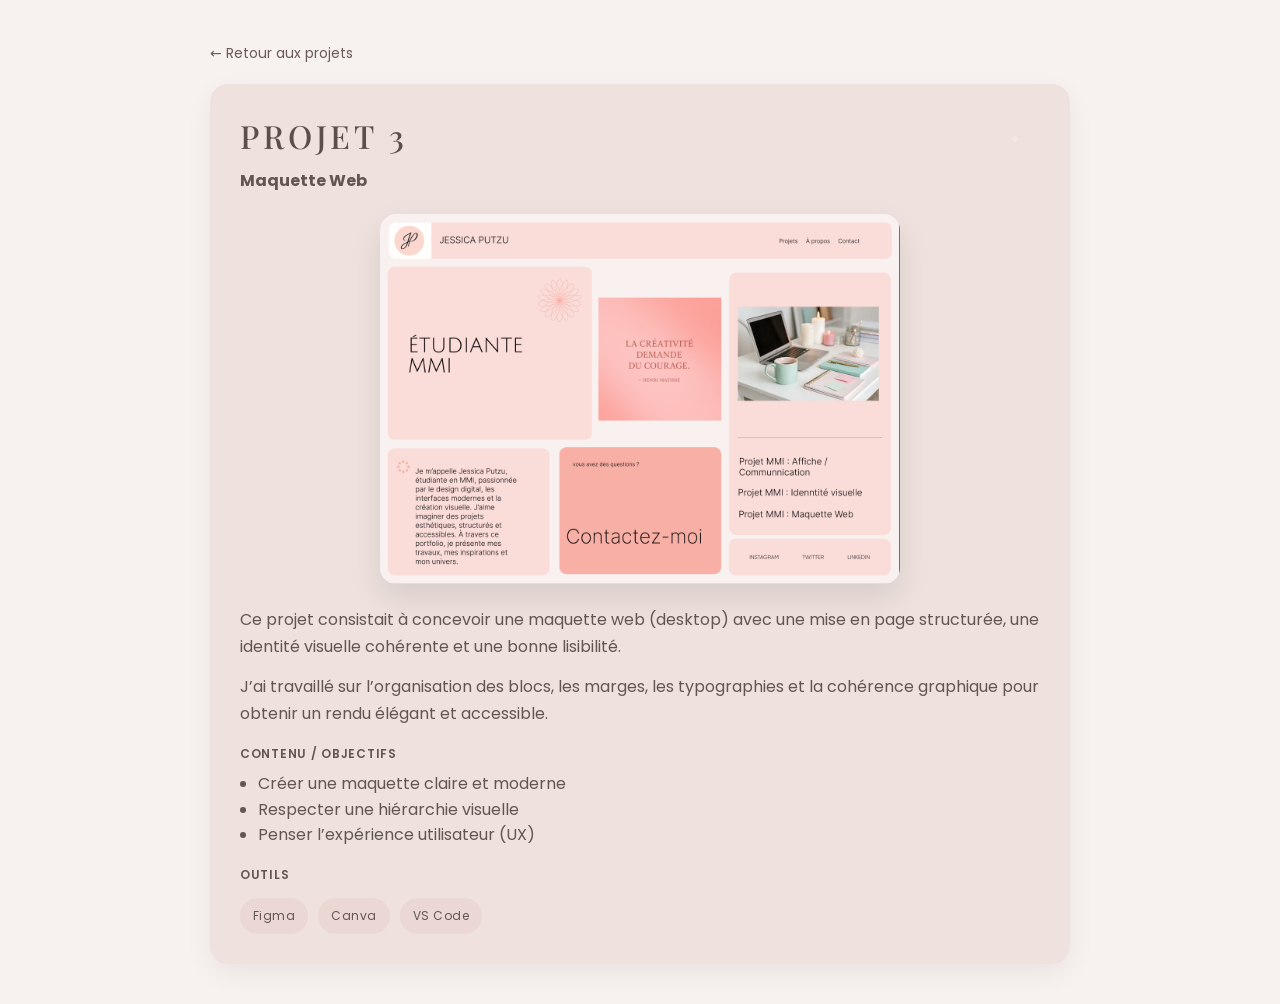
<file: projet3.html>
<!doctype html>
<html lang="fr">
<head>
  <meta charset="utf-8">
  <meta name="viewport" content="width=device-width, initial-scale=1">
  <title>Projet 3 — Portfolio</title>

  <link href="https://fonts.googleapis.com/css2?family=Poppins:wght@300;400;500&family=Playfair+Display:wght@400;500&display=swap" rel="stylesheet">

  <style>
    :root{
      --bg:#f7f2f0;
      --card:#efe2de;
      --text:#6b5a55;
      --shadow:0 10px 28px rgba(0,0,0,.06);
      --r:18px;
    }

    *{box-sizing:border-box}
    body{
      margin:0;
      font-family:Poppins, system-ui, -apple-system, Segoe UI, Roboto, Arial, sans-serif;
      background:var(--bg);
      color:var(--text);
    }

    .wrap{
      max-width:900px;
      margin:40px auto;
      padding:0 20px;
    }

    a{ color:var(--text); text-decoration:none; }
    a:hover{text-decoration:underline}

    .back{
      display:inline-block;
      margin-bottom:20px;
      font-size:14px;
    }

    .card{
      background:var(--card);
      border-radius:var(--r);
      padding:30px;
      box-shadow:var(--shadow);
      position:relative;
      overflow:hidden;
      animation: fadeUp .6s ease;
    }

    @keyframes fadeUp{
      from{ opacity:0; transform:translateY(20px); }
      to{ opacity:1; transform:translateY(0); }
    }

    /* 🌸 fleur décorative */
    .flower{
      position:absolute;
      top:20px;
      right:20px;
      width:70px;
      height:70px;
      opacity:.22;
      pointer-events:none;
      background:
        radial-gradient(circle, rgba(255,255,255,.9) 0 2px, transparent 3px),
        radial-gradient(circle, rgba(255,255,255,.9) 0 2px, transparent 3px),
        radial-gradient(circle, rgba(255,255,255,.9) 0 2px, transparent 3px),
        radial-gradient(circle, rgba(255,255,255,.9) 0 2px, transparent 3px),
        radial-gradient(circle, rgba(255,255,255,.9) 0 2px, transparent 3px),
        radial-gradient(circle, rgba(255,255,255,.9) 0 2px, transparent 3px);
      background-repeat:no-repeat;
      background-position:
        50% 0%,
        100% 25%,
        100% 75%,
        50% 100%,
        0% 75%,
        0% 25%;
    }

    h1{
      font-family:"Playfair Display", serif;
      letter-spacing:.12em;
      text-transform:uppercase;
      font-weight:500;
      margin:0 0 10px;
      color:#5b4f4b;
    }

    .subtitle{
      margin:0 0 18px;
      opacity:.95;
      color:#5b4f4b;
    }

    /* ✅ BLOC IMAGE (comme projet 1) */
    .media{
      width: 520px;          /* ← tu peux réduire ici si tu veux */
      max-width: 100%;
      margin: 20px auto 22px;
      border-radius: 16px;
      overflow: hidden;
      background: rgba(234,214,209,.8);
      box-shadow: 0 14px 32px rgba(0,0,0,.10);
    }
    .media img{
      width:100%;
      height:auto;
      display:block;
    }

    .section-title{
      font-weight:600;
      letter-spacing:.06em;
      text-transform:uppercase;
      font-size:12px;
      margin:18px 0 8px;
      color:#5b4f4b;
      opacity:.95;
    }

    p{ line-height:1.7; margin:0 0 12px; color:#5b4f4b; opacity:.95; }

    ul{
      margin:0;
      padding-left:18px;
      line-height:1.6;
      color:#5b4f4b;
      opacity:.95;
    }

    .chips{
      margin-top:14px;
      display:flex;
      flex-wrap:wrap;
      gap:10px;
    }
    .chip{
      background:rgba(234,214,209,.8);
      border:1px solid rgba(234,214,209,.6);
      padding:8px 12px;
      border-radius:999px;
      font-size:12px;
      letter-spacing:.04em;
      color:#5b4f4b;
      opacity:.95;
    }

    @media (max-width:600px){
      .media{ width: 320px; }
    }
  </style>
</head>

<body>
  <div class="wrap">
    <a class="back" href="projets.html">← Retour aux projets</a>

    <div class="card">
      <div class="flower" aria-hidden="true"></div>

      <h1>Projet 3</h1>
      <p class="subtitle"><strong>Maquette Web</strong></p>

      <!-- ✅ ICI ton image -->
      <div class="media">
        <img src="images/maquette%203.png" alt="Maquette web (Projet 3)">
      </div>

      <p>
        Ce projet consistait à concevoir une maquette web (desktop) avec une
        mise en page structurée, une identité visuelle cohérente et une bonne
        lisibilité.
      </p>

      <p>
        J’ai travaillé sur l’organisation des blocs, les marges, les typographies
        et la cohérence graphique pour obtenir un rendu élégant et accessible.
      </p>

      <div class="section-title">Contenu / objectifs</div>
      <ul>
        <li>Créer une maquette claire et moderne</li>
        <li>Respecter une hiérarchie visuelle</li>
        <li>Penser l’expérience utilisateur (UX)</li>
      </ul>

      <div class="section-title">Outils</div>
      <div class="chips">
        <span class="chip">Figma</span>
        <span class="chip">Canva</span>
        <span class="chip">VS Code</span>
      </div>
    </div>
  </div>
</body>
</html>
</file>
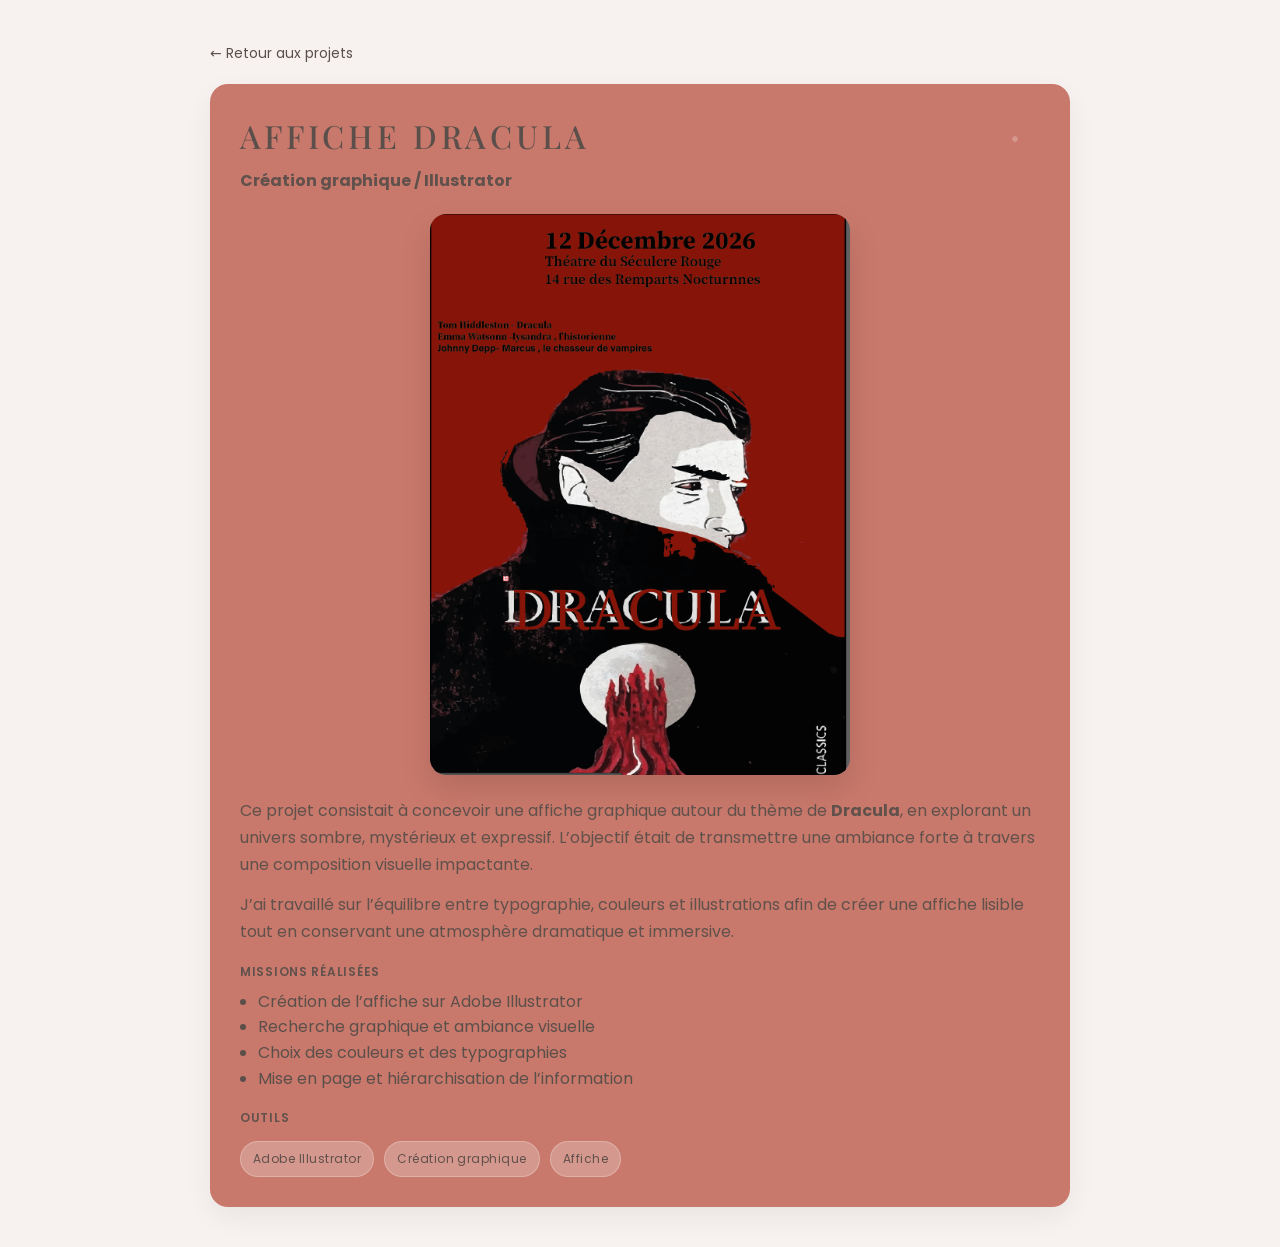
<file: projet4.html>
<!doctype html>
<html lang="fr">
<head>
  <meta charset="utf-8">
  <meta name="viewport" content="width=device-width, initial-scale=1">
  <title>Projet 4 — Portfolio</title>

  <link href="https://fonts.googleapis.com/css2?family=Poppins:wght@300;400;500&family=Playfair+Display:wght@400;500&display=swap" rel="stylesheet">

  <style>
    :root{
      --bg:#f7f2f0;
      --card:#c9796b;
      --text:#5b4f4b;
      --shadow:0 10px 28px rgba(0,0,0,.06);
      --r:18px;
    }

    *{box-sizing:border-box}
    body{
      margin:0;
      font-family:Poppins, system-ui, -apple-system, Segoe UI, Roboto, Arial, sans-serif;
      background:var(--bg);
      color:var(--text);
    }

    .wrap{
      max-width:900px;
      margin:40px auto;
      padding:0 20px;
    }

    a{ color:var(--text); text-decoration:none; }
    a:hover{text-decoration:underline}

    .back{
      display:inline-block;
      margin-bottom:20px;
      font-size:14px;
    }

    .card{
      background:var(--card);
      border-radius:var(--r);
      padding:30px;
      box-shadow:var(--shadow);
      position:relative;
      overflow:hidden;
      animation: fadeUp .6s ease;
    }

    @keyframes fadeUp{
      from{ opacity:0; transform:translateY(20px); }
      to{ opacity:1; transform:translateY(0); }
    }

    /* 🌸 fleur décorative */
    .flower{
      position:absolute;
      top:20px;
      right:20px;
      width:70px;
      height:70px;
      opacity:.22;
      pointer-events:none;
      background:
        radial-gradient(circle, rgba(255,255,255,.9) 0 2px, transparent 3px),
        radial-gradient(circle, rgba(255,255,255,.9) 0 2px, transparent 3px),
        radial-gradient(circle, rgba(255,255,255,.9) 0 2px, transparent 3px),
        radial-gradient(circle, rgba(255,255,255,.9) 0 2px, transparent 3px),
        radial-gradient(circle, rgba(255,255,255,.9) 0 2px, transparent 3px),
        radial-gradient(circle, rgba(255,255,255,.9) 0 2px, transparent 3px);
      background-repeat:no-repeat;
      background-position:
        50% 0%,
        100% 25%,
        100% 75%,
        50% 100%,
        0% 75%,
        0% 25%;
    }

    h1{
      font-family:"Playfair Display", serif;
      letter-spacing:.12em;
      text-transform:uppercase;
      font-weight:500;
      margin:0 0 10px;
    }

    .subtitle{
      margin:0 0 18px;
      opacity:.95;
    }

    /* ✅ BLOC IMAGE */
    .media{
      width:420px;           /* ← taille de l’image */
      max-width:100%;
      margin:20px auto 22px;
      border-radius:16px;
      overflow:hidden;
      background:rgba(255,255,255,.25);
      box-shadow:0 14px 32px rgba(0,0,0,.12);
    }
    .media img{
      width:100%;
      height:auto;
      display:block;
    }

    .section-title{
      font-weight:600;
      letter-spacing:.06em;
      text-transform:uppercase;
      font-size:12px;
      margin:18px 0 8px;
      opacity:.95;
    }

    p{ line-height:1.7; margin:0 0 12px; opacity:.95; }

    ul{
      margin:0;
      padding-left:18px;
      line-height:1.6;
    }

    .chips{
      margin-top:14px;
      display:flex;
      flex-wrap:wrap;
      gap:10px;
    }
    .chip{
      background:rgba(255,255,255,.25);
      border:1px solid rgba(255,255,255,.25);
      padding:8px 12px;
      border-radius:999px;
      font-size:12px;
      letter-spacing:.04em;
      opacity:.95;
    }

    @media (max-width:600px){
      .media{ width:280px; }
    }
  </style>
</head>

<body>
  <div class="wrap">
    <a class="back" href="projets.html">← Retour aux projets</a>

    <div class="card">
      <div class="flower" aria-hidden="true"></div>

      <h1>Affiche Dracula</h1>
      <p class="subtitle"><strong>Création graphique / Illustrator</strong></p>

      <!-- ✅ IMAGE DRACULA -->
      <div class="media">
        <img src="images/dracula4.png" alt="Affiche Dracula">
      </div>

      <p>
        Ce projet consistait à concevoir une affiche graphique autour du thème
        de <strong>Dracula</strong>, en explorant un univers sombre, mystérieux
        et expressif. L’objectif était de transmettre une ambiance forte à
        travers une composition visuelle impactante.
      </p>

      <p>
        J’ai travaillé sur l’équilibre entre typographie, couleurs et
        illustrations afin de créer une affiche lisible tout en conservant
        une atmosphère dramatique et immersive.
      </p>

      <div class="section-title">Missions réalisées</div>
      <ul>
        <li>Création de l’affiche sur Adobe Illustrator</li>
        <li>Recherche graphique et ambiance visuelle</li>
        <li>Choix des couleurs et des typographies</li>
        <li>Mise en page et hiérarchisation de l’information</li>
      </ul>

      <div class="section-title">Outils</div>
      <div class="chips">
        <span class="chip">Adobe Illustrator</span>
        <span class="chip">Création graphique</span>
        <span class="chip">Affiche</span>
      </div>
    </div>
  </div>
</body>
</html>
</file>
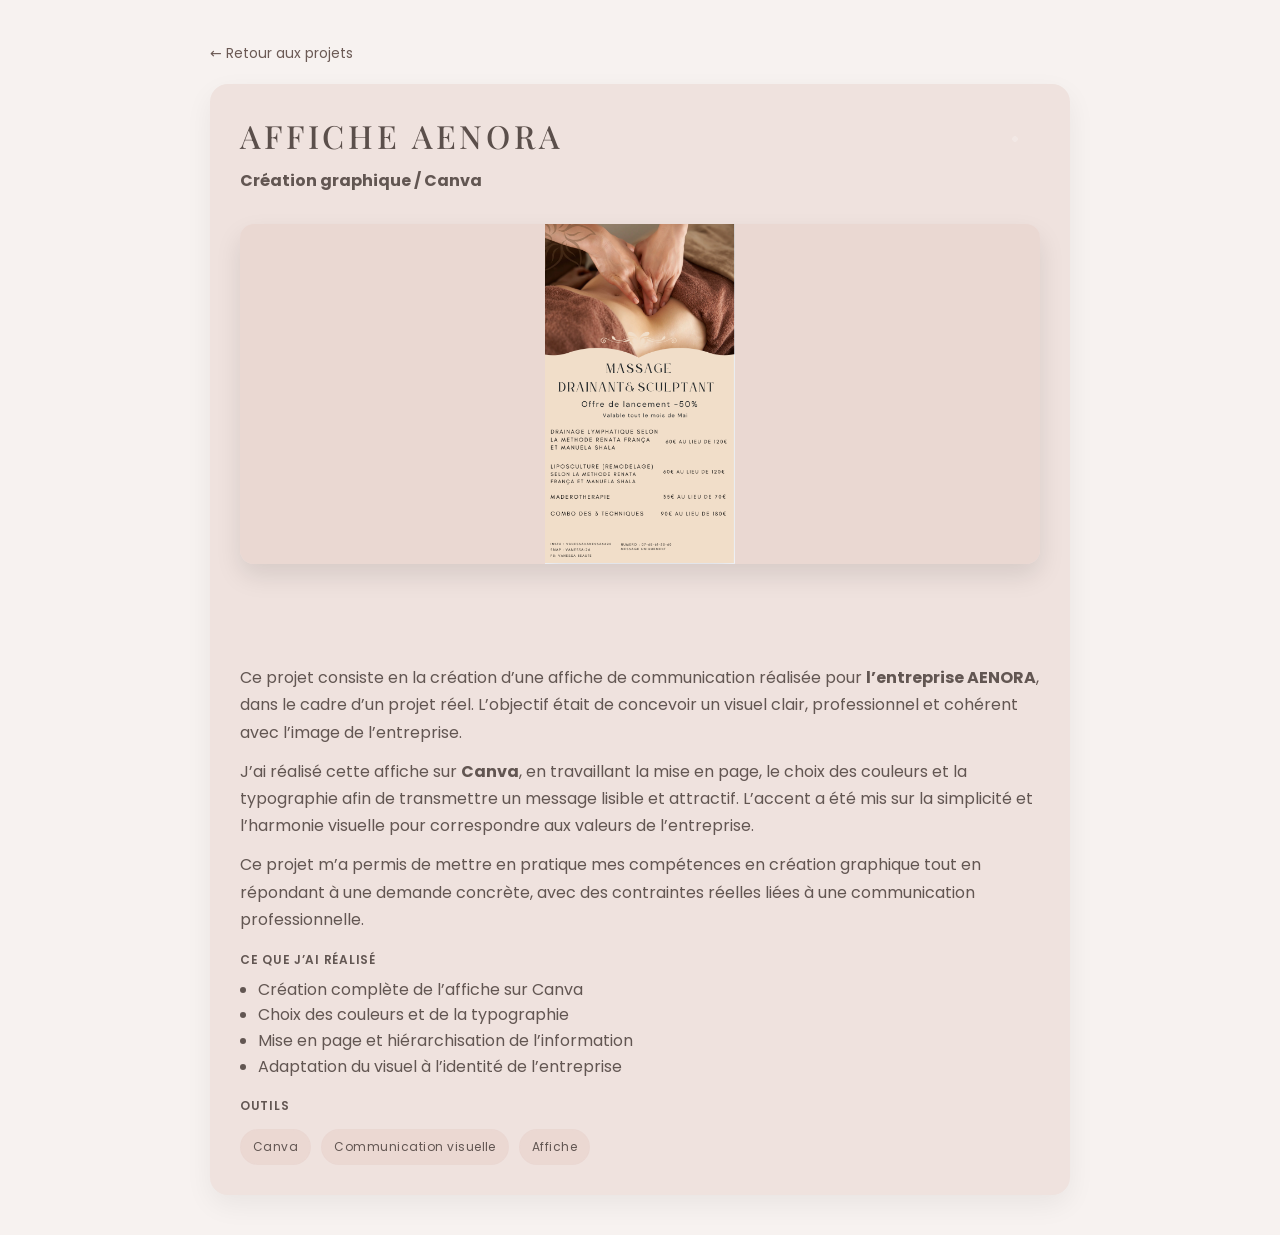
<file: projet5.html>
<!doctype html>
<html lang="fr">
<head>
  <meta charset="utf-8">
  <meta name="viewport" content="width=device-width, initial-scale=1">
  <title>Projet 5 — Portfolio</title>

  <link href="https://fonts.googleapis.com/css2?family=Poppins:wght@300;400;500&family=Playfair+Display:wght@400;500&display=swap" rel="stylesheet">

  <style>
    :root{
      --bg:#f7f2f0;
      --card:#efe2de;
      --text:#6b5a55;
      --shadow:0 10px 28px rgba(0,0,0,.06);
      --r:18px;
    }

    *{box-sizing:border-box}

    body{
      margin:0;
      font-family:Poppins, system-ui, -apple-system, Segoe UI, Roboto, Arial, sans-serif;
      background:var(--bg);
      color:var(--text);
    }

    .wrap{
      max-width:900px;
      margin:40px auto;
      padding:0 20px;
    }

    a{ color:var(--text); text-decoration:none; }
    a:hover{text-decoration:underline}

    .back{
      display:inline-block;
      margin-bottom:20px;
      font-size:14px;
    }

    h1{
      font-family:"Playfair Display", serif;
      letter-spacing:.12em;
      text-transform:uppercase;
      font-weight:500;
      margin:0 0 10px;
      color:#5b4f4b;
    }

    .card{
      background:var(--card);
      border-radius:var(--r);
      padding:30px;
      box-shadow:var(--shadow);
      position:relative;
      overflow:hidden;
    }

    /* fleur décorative */
    .flower{
      position:absolute;
      top:20px;
      right:20px;
      width:70px;
      height:70px;
      opacity:.22;
      pointer-events:none;
      background:
        radial-gradient(circle, rgba(255,255,255,.9) 0 2px, transparent 3px),
        radial-gradient(circle, rgba(255,255,255,.9) 0 2px, transparent 3px),
        radial-gradient(circle, rgba(255,255,255,.9) 0 2px, transparent 3px),
        radial-gradient(circle, rgba(255,255,255,.9) 0 2px, transparent 3px),
        radial-gradient(circle, rgba(255,255,255,.9) 0 2px, transparent 3px),
        radial-gradient(circle, rgba(255,255,255,.9) 0 2px, transparent 3px);
      background-repeat:no-repeat;
      background-position:
        50% 0%,
        100% 25%,
        100% 75%,
        50% 100%,
        0% 75%,
        0% 25%;
    }

    .subtitle{
      margin:0 0 18px;
      opacity:.95;
      color:#5b4f4b;
    }

    /* image du projet */
    .image{
      margin:30px 0 100px;
      height:340px;
      border-radius:14px;
      background:rgba(234,214,209,.85);
      overflow:hidden;
      box-shadow:0 12px 26px rgba(0,0,0,.10);
    }

    .image img{
      width:100%;
      height:100%;
      object-fit:contain; /* change en cover si tu veux remplir */
      display:block;
    }

    .section-title{
      font-weight:600;
      letter-spacing:.06em;
      text-transform:uppercase;
      font-size:12px;
      margin:18px 0 8px;
      color:#5b4f4b;
      opacity:.95;
    }

    p{
      line-height:1.7;
      margin:0 0 12px;
      color:#5b4f4b;
      opacity:.95;
    }

    ul{
      margin:0;
      padding-left:18px;
      line-height:1.6;
      color:#5b4f4b;
      opacity:.95;
    }

    .chips{
      margin-top:14px;
      display:flex;
      flex-wrap:wrap;
      gap:10px;
    }

    .chip{
      background:rgba(234,214,209,.85);
      border:1px solid rgba(234,214,209,.6);
      padding:8px 12px;
      border-radius:999px;
      font-size:12px;
      letter-spacing:.04em;
      color:#5b4f4b;
      opacity:.95;
    }
  </style>
</head>

<body>
  <div class="wrap">
    <a class="back" href="projets.html">← Retour aux projets</a>

    <div class="card">
      <div class="flower" aria-hidden="true"></div>

      <h1>Affiche AENORA</h1>
      <p class="subtitle"><strong>Création graphique / Canva</strong></p>

      <div class="image">
        <img src="images/aenora.png" alt="Affiche AENORA">
      </div>

      <p>
        Ce projet consiste en la création d’une affiche de communication
        réalisée pour <strong>l’entreprise AENORA</strong>, dans le cadre
        d’un projet réel. L’objectif était de concevoir un visuel clair,
        professionnel et cohérent avec l’image de l’entreprise.
      </p>

      <p>
        J’ai réalisé cette affiche sur <strong>Canva</strong>, en travaillant
        la mise en page, le choix des couleurs et la typographie afin de transmettre
        un message lisible et attractif. L’accent a été mis sur la simplicité
        et l’harmonie visuelle pour correspondre aux valeurs de l’entreprise.
      </p>

      <p>
        Ce projet m’a permis de mettre en pratique mes compétences en création
        graphique tout en répondant à une demande concrète, avec des contraintes
        réelles liées à une communication professionnelle.
      </p>

      <div class="section-title">Ce que j’ai réalisé</div>
      <ul>
        <li>Création complète de l’affiche sur Canva</li>
        <li>Choix des couleurs et de la typographie</li>
        <li>Mise en page et hiérarchisation de l’information</li>
        <li>Adaptation du visuel à l’identité de l’entreprise</li>
      </ul>

      <div class="section-title">Outils</div>
      <div class="chips">
        <span class="chip">Canva</span>
        <span class="chip">Communication visuelle</span>
        <span class="chip">Affiche</span>
      </div>
    </div>
  </div>
</body>
</html>
</file>
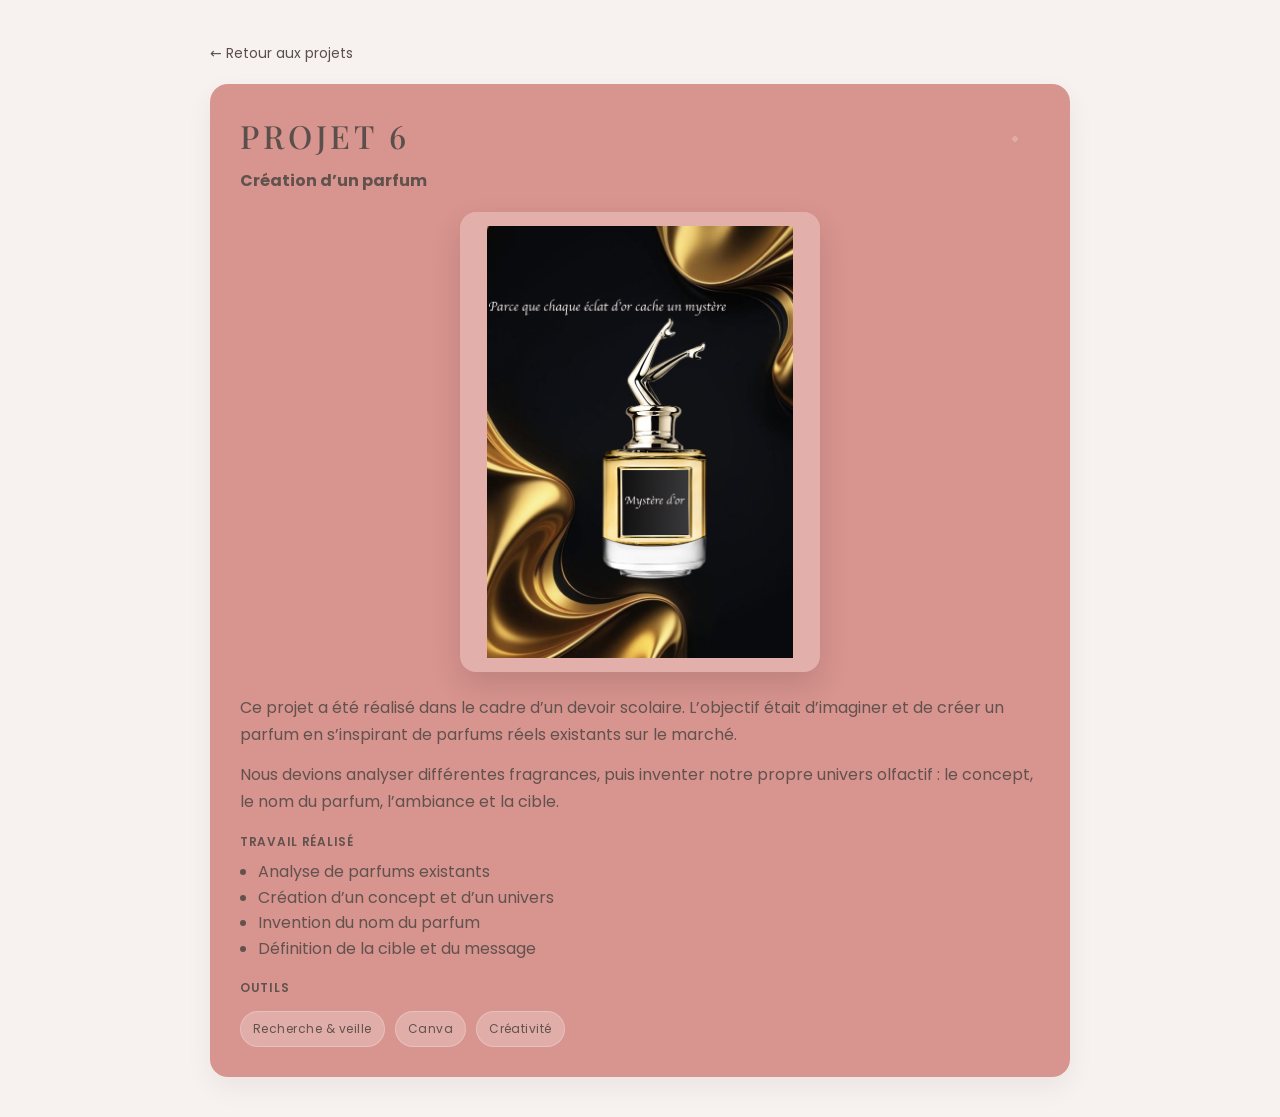
<file: projet6.html>
<!doctype html>
<html lang="fr">
<head>
  <meta charset="utf-8">
  <meta name="viewport" content="width=device-width, initial-scale=1">
  <title>Projet 6 — Portfolio</title>

  <link href="https://fonts.googleapis.com/css2?family=Poppins:wght@300;400;500&family=Playfair+Display:wght@400;500&display=swap" rel="stylesheet">

  <style>
    :root{
      --bg:#f7f2f0;
      --card:#d8948f;
      --text:#5b4f4b;
      --shadow:0 10px 28px rgba(0,0,0,.06);
      --r:18px;
    }

    *{box-sizing:border-box}
    body{
      margin:0;
      font-family:Poppins, system-ui, sans-serif;
      background:var(--bg);
      color:var(--text);
    }

    .wrap{
      max-width:900px;
      margin:40px auto;
      padding:0 20px;
    }

    a{ color:var(--text); text-decoration:none; }
    a:hover{text-decoration:underline}

    .back{
      display:inline-block;
      margin-bottom:20px;
      font-size:14px;
    }

    h1{
      font-family:"Playfair Display", serif;
      letter-spacing:.12em;
      text-transform:uppercase;
      font-weight:500;
      margin:0 0 10px;
    }

    .card{
      background:var(--card);
      border-radius:var(--r);
      padding:30px;
      box-shadow:var(--shadow);
      position:relative;
      overflow:hidden;
    }

    .flower{
      position:absolute;
      top:20px;
      right:20px;
      width:70px;
      height:70px;
      opacity:.22;
      pointer-events:none;
      background:
        radial-gradient(circle, rgba(255,255,255,.9) 0 2px, transparent 3px),
        radial-gradient(circle, rgba(255,255,255,.9) 0 2px, transparent 3px),
        radial-gradient(circle, rgba(255,255,255,.9) 0 2px, transparent 3px),
        radial-gradient(circle, rgba(255,255,255,.9) 0 2px, transparent 3px),
        radial-gradient(circle, rgba(255,255,255,.9) 0 2px, transparent 3px),
        radial-gradient(circle, rgba(255,255,255,.9) 0 2px, transparent 3px);
      background-repeat:no-repeat;
      background-position:
        50% 0%,
        100% 25%,
        100% 75%,
        50% 100%,
        0% 75%,
        0% 25%;
    }

    .subtitle{
      margin:0 0 18px;
      opacity:.95;
    }

    /* ✅ IMAGE : on voit TOUT (pas coupée) */
    .image{
      width: 360px;                 /* taille du cadre */
      height: 460px;
      margin:18px auto 22px;        /* centré */
      border-radius:16px;
      background:rgba(255,255,255,.25);
      box-shadow:0 14px 32px rgba(0,0,0,.12);
      overflow:hidden;
      display:flex;
      align-items:center;
      justify-content:center;
      padding:14px;                 /* petit padding pour respirer */
    }

    .image img{
      width:100%;
      height:100%;
      object-fit:contain;           /* ✅ IMPORTANT : affiche entière */
      display:block;
      border-radius:12px;
    }

    .section-title{
      font-weight:600;
      letter-spacing:.06em;
      text-transform:uppercase;
      font-size:12px;
      margin:18px 0 8px;
      opacity:.95;
    }

    p{ line-height:1.7; margin:0 0 12px; opacity:.95; }

    ul{
      margin:0;
      padding-left:18px;
      line-height:1.6;
      opacity:.95;
    }

    .chips{
      margin-top:14px;
      display:flex;
      flex-wrap:wrap;
      gap:10px;
    }
    .chip{
      background:rgba(255,255,255,.25);
      border:1px solid rgba(255,255,255,.25);
      padding:8px 12px;
      border-radius:999px;
      font-size:12px;
      letter-spacing:.04em;
      opacity:.95;
    }

    /* ✅ téléphone */
    @media (max-width:600px){
      .image{
        width: 280px;
        height: 380px;
      }
    }
  </style>
</head>

<body>
  <div class="wrap">
    <a class="back" href="projets.html">← Retour aux projets</a>

    <div class="card">
      <div class="flower" aria-hidden="true"></div>

      <h1>Projet 6</h1>
      <p class="subtitle"><strong>Création d’un parfum</strong></p>

      <div class="image">
        <img src="images/parfum 6.jpg" alt="Visuel du parfum – Mystère d'or">
      </div>

      <p>
        Ce projet a été réalisé dans le cadre d’un devoir scolaire. L’objectif
        était d’imaginer et de créer un parfum en s’inspirant de parfums réels
        existants sur le marché.
      </p>

      <p>
        Nous devions analyser différentes fragrances, puis inventer notre propre
        univers olfactif : le concept, le nom du parfum, l’ambiance et la cible.
      </p>

      <div class="section-title">Travail réalisé</div>
      <ul>
        <li>Analyse de parfums existants</li>
        <li>Création d’un concept et d’un univers</li>
        <li>Invention du nom du parfum</li>
        <li>Définition de la cible et du message</li>
      </ul>

      <div class="section-title">Outils</div>
      <div class="chips">
        <span class="chip">Recherche & veille</span>
        <span class="chip">Canva</span>
        <span class="chip">Créativité</span>
      </div>
    </div>
  </div>
</body>
</html>
</file>
<file: style.css>
:root{
  --bg:#f7f2f0;
  --top:#ead6d1;
  --card:#f0dfdb;
  --card2:#efe2de;
  --accent:#e7a7a3;
  --accent2:#eab8b4;
  --accent3:#d8948f;
  --text:#6b5a55;
  --shadow:0 10px 28px rgba(0,0,0,.06);
  --r:22px;
  --gap:22px;
}

*{box-sizing:border-box}

body{
  margin:0;
  background:var(--bg);
  font-family:Poppins, system-ui, -apple-system, Segoe UI, Roboto, Arial, sans-serif;
  color:var(--text);
}

/* LIEN D’ÉVITEMENT */
.skip-link{
  position:absolute;
  top:-40px;
  left:10px;
  background:#000;
  color:#fff;
  padding:10px 14px;
  text-decoration:none;
  z-index:1000;
  border-radius:8px;
}

.skip-link:focus{
  top:10px;
}

/* TITRES CACHÉS POUR ACCESSIBILITÉ */
.visually-hidden{
  position:absolute;
  width:1px;
  height:1px;
  margin:-1px;
  padding:0;
  overflow:hidden;
  clip:rect(0,0,0,0);
  white-space:nowrap;
  border:0;
}

.wrap{
  max-width:1200px;
  margin:28px auto 60px;
  padding:0 18px;
}

/* HEADER */
.topbar{
  background:var(--top);
  border-radius:26px;
  box-shadow:var(--shadow);
  padding:14px 18px;
  display:flex;
  align-items:center;
  justify-content:space-between;
  gap:18px;
  margin-bottom:18px;
}

.brand{
  display:flex;
  align-items:center;
  gap:14px;
  min-width:320px;
}

.logo{
  width:56px;
  height:56px;
  border-radius:999px;
  background:#e6cbc5;
  display:grid;
  place-items:center;
  font-family:"Playfair Display", serif;
  font-weight:600;
  color:#5b4f4b;
  box-shadow: inset 0 0 0 1px rgba(107,90,85,.10);
}

.name{
  font-family:"Playfair Display", serif;
  font-weight:500;
  letter-spacing:.08em;
  text-transform:uppercase;
  font-size:18px;
  color:#5b4f4b;
  opacity:.95;
}

.menu{
  display:flex;
  gap:22px;
  font-size:13px;
  color:#5b4f4b;
  opacity:.9;
}

.menu a{
  color:inherit;
  text-decoration:none;
}

.menu a:hover{
  text-decoration:underline;
}

/* GRID PARCOURS */
.parcours-grid{
  display:grid;
  grid-template-columns:1.35fr 1fr 0.85fr;
  grid-template-rows:220px 300px;
  gap:var(--gap);
  align-items:stretch;
}

.card{
  border-radius:var(--r);
  box-shadow:var(--shadow);
  overflow:hidden;
  position:relative;
  background:var(--card);
}

.left{grid-column:1;grid-row:1 / span 2;background:var(--card)}
.exp{grid-column:2;grid-row:1;background:var(--card2)}
.school{grid-column:2;grid-row:2;background:var(--accent3)}
.quote1{grid-column:3;grid-row:1;background:var(--accent2)}
.quote2{grid-column:3;grid-row:2;background:var(--accent2)}

/* LEFT */
.left-inner{
  height:100%;
  padding:26px;
  display:flex;
  flex-direction:column;
  gap:18px;
}

.left-title{
  font-family:"Playfair Display", serif;
  font-weight:500;
  letter-spacing:.06em;
  text-transform:uppercase;
  font-size:18px;
  line-height:1.35;
  color:#6b3e3c;
  opacity:.9;
  max-width:92%;
}

.btn{
  align-self:flex-start;
  background:rgba(231,167,163,.55);
  color:#6b3e3c;
  text-decoration:none;
  padding:14px 20px;
  border-radius:999px;
  box-shadow: inset 0 0 0 1px rgba(107,90,85,.08);
  font-weight:500;
  display:block;
  margin:10px auto;
}

.pills{
  margin-top:auto;
  display:flex;
  justify-content:center;
  gap:15px;
  flex-wrap:wrap;
}

.pill{
  background:#f5efed;
  color:#6b5a55;
  padding:8px 10px;
  border-radius:16px;
  font-size:12px;
  white-space:nowrap;
  box-shadow: inset 0 0 0 1px rgba(107,90,85,.08);
}

/* EXP */
.exp-link{
  height:100%;
  display:flex;
  align-items:center;
  justify-content:center;
  text-decoration:none;
  padding:22px;
}

.exp-title{
  font-family:"Playfair Display", serif;
  font-weight:600;
  letter-spacing:.10em;
  text-transform:uppercase;
  font-size:38px;
  line-height:1.05;
  color:#5b4f4b;
}

.flower{
  position:absolute;
  top:18px;
  right:18px;
  width:80px;
  height:80px;
  opacity:.22;
  background:
    radial-gradient(circle, rgba(216,148,143,.9) 0 2px, transparent 3px),
    radial-gradient(circle, rgba(216,148,143,.9) 0 2px, transparent 3px),
    radial-gradient(circle, rgba(216,148,143,.9) 0 2px, transparent 3px),
    radial-gradient(circle, rgba(216,148,143,.9) 0 2px, transparent 3px),
    radial-gradient(circle, rgba(216,148,143,.9) 0 2px, transparent 3px),
    radial-gradient(circle, rgba(216,148,143,.9) 0 2px, transparent 3px);
  background-repeat:no-repeat;
  background-position:50% 0%, 100% 25%, 100% 75%, 50% 100%, 0% 75%, 0% 25%;
  background-size:18px 18px;
  border-radius:999px;
}

/* SCHOOL */
.school-inner{
  height:100%;
  padding:22px;
  color:#5b4f4b;
}

.school-title{
  font-family:"Playfair Display", serif;
  font-weight:600;
  letter-spacing:.10em;
  text-transform:uppercase;
  font-size:22px;
  opacity:.92;
}

.school-text{
  margin-top:14px;
  font-size:12.5px;
  line-height:1.65;
  opacity:.9;
}

/* QUOTES */
.quoteBox{
  height:100%;
  display:flex;
  align-items:center;
  justify-content:center;
  text-align:center;
  padding:22px;
  font-family:"Playfair Display", serif;
  font-weight:500;
  color:#6b3e3c;
  line-height:1.22;
}

.quoteBox.q1{font-size:22px}
.quoteBox.q2{font-size:20px}

/* RESPONSIVE PARCOURS */
@media (max-width:980px){
  .topbar{
    flex-direction:column;
    align-items:flex-start;
  }

  .parcours-grid{
    grid-template-columns:1fr;
    grid-template-rows:auto;
  }

  .left,
  .exp,
  .school,
  .quote1,
  .quote2{
    grid-column:1;
    grid-row:auto;
    min-height:210px;
  }
}

/* IMAGES INSPIRATIONS */
.inspirations{
  display:flex;
  gap:20px;
  justify-content:center;
}

.inspirations img{
  width:240px;
  height:150px;
  object-fit:cover;
  border-radius:16px;
  box-shadow:0 10px 25px rgba(0,0,0,0.08);
  transition:transform 0.3s ease;
}

.inspirations img:hover{
  transform:scale(1.08);
}

.card.inspi{
  padding:40px;
}

.card.accent{
  padding:30px;
  line-height:1.8;
}

/* ANIMATION GÉNÉRALE GRID */
.grid .card{
  opacity:0;
  transform:translate(var(--x, 0), var(--y, 0)) rotate(var(--r, 0deg)) scale(0.98);
  animation:range 0.9s cubic-bezier(.2,.8,.2,1) forwards;
}

.grid .card:nth-child(1){ --x:-25px; --y:18px;  --r:-2deg; animation-delay:.05s; }
.grid .card:nth-child(2){ --x:20px;  --y:-15px; --r:2deg;  animation-delay:.12s; }
.grid .card:nth-child(3){ --x:-10px; --y:-25px; --r:-1deg; animation-delay:.19s; }
.grid .card:nth-child(4){ --x:30px;  --y:10px;  --r:1deg;  animation-delay:.26s; }
.grid .card:nth-child(5){ --x:-18px; --y:22px;  --r:2deg;  animation-delay:.33s; }
.grid .card:nth-child(6){ --x:15px;  --y:-18px; --r:-2deg; animation-delay:.40s; }

@keyframes range{
  to{
    opacity:1;
    transform:translate(0,0) rotate(0deg) scale(1);
  }
}

/* ANIMATION PAGE PARCOURS */
.parcours-grid .card{
  opacity:0;
  transform:translateY(30px);
  animation:parcoursIn 0.8s ease forwards;
}

.parcours-grid .card:nth-child(1){ animation-delay:.10s; }
.parcours-grid .card:nth-child(2){ animation-delay:.25s; }
.parcours-grid .card:nth-child(3){ animation-delay:.40s; }
.parcours-grid .card:nth-child(4){ animation-delay:.55s; }
.parcours-grid .card:nth-child(5){ animation-delay:.70s; }

@keyframes parcoursIn{
  to{
    opacity:1;
    transform:translateY(0);
  }
}

/* CONTACT */
.page-contact{
  position:relative;
  overflow-x:hidden;
}

.page-contact::before,
.page-contact::after{
  content:"";
  position:fixed;
  z-index:-1;
  width:380px;
  height:380px;
  border-radius:999px;
  opacity:.18;
  filter:blur(2px);
  animation:blobMove 7s ease-in-out infinite;
}

.page-contact::before{
  top:-120px;
  left:-140px;
  background:rgba(231,167,163,.9);
}

.page-contact::after{
  bottom:-140px;
  right:-160px;
  background:rgba(234,214,209,.95);
  animation-duration:9s;
}

@keyframes blobMove{
  0%,100%{ transform:translate(0,0) scale(1); }
  50%{ transform:translate(60px,40px) scale(1.08); }
}

.page-contact .wrap{
  animation:contactIntro 1s cubic-bezier(.2,.9,.2,1) both;
}

@keyframes contactIntro{
  from{
    opacity:0;
    transform:translateY(40px) scale(0.96);
  }
  to{
    opacity:1;
    transform:translateY(0) scale(1);
  }
}

.page-contact .contact-inner a{
  display:inline-block;
  padding:14px 26px;
  border-radius:999px;
  background:var(--accent);
  color:white;
  text-decoration:none;
  font-weight:500;
  box-shadow:0 14px 30px rgba(0,0,0,.12);
  animation:softPulse 2.4s ease-in-out infinite;
}

.page-contact .grid .card{
  opacity:0;
  transform:translateY(18px) scale(.98);
  animation:contactCards .9s cubic-bezier(.2,.9,.2,1) forwards;
}

.page-contact .grid .card:nth-child(1){ animation-delay:.05s; }
.page-contact .grid .card:nth-child(2){ animation-delay:.12s; }
.page-contact .grid .card:nth-child(3){ animation-delay:.19s; }
.page-contact .grid .card:nth-child(4){ animation-delay:.26s; }

@keyframes contactCards{
  to{
    opacity:1;
    transform:translateY(0) scale(1);
  }
}

.page-contact .send-btn{
  animation:softPulse 2.2s ease-in-out infinite;
}

@keyframes softPulse{
  0%,100%{ transform:scale(1); }
  50%{ transform:scale(1.05); }
}

/* À PROPOS */
.page-apropos{
  background:
    radial-gradient(circle at 20% 10%, rgba(231,167,163,.08), transparent 40%),
    radial-gradient(circle at 80% 90%, rgba(231,167,163,.06), transparent 40%),
    var(--bg);
}

.page-apropos .wrap{
  animation:aproposSoft 1.1s ease both;
}

@keyframes aproposSoft{
  from{ opacity:0; transform:translateY(18px); }
  to{ opacity:1; transform:translateY(0); }
}

.page-apropos .card{
  opacity:0;
  transform:translateY(16px);
  animation:aproposCards .7s ease forwards;
}

.page-apropos .card:nth-child(1){ animation-delay:.10s; }
.page-apropos .card:nth-child(2){ animation-delay:.22s; }
.page-apropos .card:nth-child(3){ animation-delay:.34s; }
.page-apropos .card:nth-child(4){ animation-delay:.46s; }
.page-apropos .card:nth-child(5){ animation-delay:.58s; }
.page-apropos .card:nth-child(6){ animation-delay:.70s; }

@keyframes aproposCards{
  to{
    opacity:1;
    transform:translateY(0);
  }
}

/* EXPERIENCES */
.page-exp .wrap{
  animation:cinemaIn 1.6s cubic-bezier(.16,1,.3,1) both;
}

@keyframes cinemaIn{
  0%{
    opacity:0;
    transform:scale(.92) rotateX(8deg);
    filter:blur(12px);
  }
  60%{
    opacity:1;
    filter:blur(2px);
  }
  100%{
    transform:scale(1) rotateX(0);
    filter:blur(0);
  }
}

.page-exp .card,
.page-exp .panel{
  opacity:0;
  transform:
    translate(
      calc(-60px + 120px * var(--randX, .5)),
      calc(-40px + 80px * var(--randY, .5))
    )
    rotate(calc(-6deg + 12deg * var(--randR, .5)))
    scale(.9);
  animation:
    chaosIn 1.2s cubic-bezier(.2,.9,.2,1) forwards,
    pulseGlow 6s ease-in-out infinite;
  background:linear-gradient(
    145deg,
    rgba(255,255,255,.75),
    rgba(231,167,163,.35)
  );
  box-shadow:
    0 30px 80px rgba(0,0,0,.18),
    0 0 0 1px rgba(231,167,163,.35);
  backdrop-filter:blur(10px);
}

.page-exp .card:nth-child(1){ animation-delay:.2s; }
.page-exp .card:nth-child(2){ animation-delay:.45s; }
.page-exp .card:nth-child(3){ animation-delay:.7s; }
.page-exp .card:nth-child(4){ animation-delay:.95s; }
.page-exp .card:nth-child(5){ animation-delay:1.2s; }

@keyframes chaosIn{
  70%{
    opacity:1;
    transform:scale(1.04);
  }
  100%{
    opacity:1;
    transform:translate(0,0) rotate(0) scale(1);
  }
}

@keyframes pulseGlow{
  0%,100%{
    box-shadow:
      0 30px 80px rgba(0,0,0,.18),
      0 0 0 1px rgba(231,167,163,.35);
  }
  50%{
    box-shadow:
      0 40px 100px rgba(0,0,0,.22),
      0 0 0 6px rgba(231,167,163,.25);
  }
}

.page-exp .card:hover,
.page-exp .panel:hover{
  transform:translateY(-14px) scale(1.06) rotate(.5deg);
  box-shadow:
    0 45px 120px rgba(0,0,0,.25),
    0 0 0 2px rgba(231,167,163,.5);
}

.page-exp h2,
.page-exp h3{
  font-family:"Playfair Display", serif;
  letter-spacing:.08em;
  text-transform:uppercase;
}

.page-exp{
  background:
    radial-gradient(circle at 10% 20%, rgba(231,167,163,.25), transparent 45%),
    radial-gradient(circle at 90% 80%, rgba(216,148,143,.20), transparent 45%),
    radial-gradient(circle at 50% 50%, rgba(255,255,255,.08), transparent 60%),
    var(--bg);
}

.page-exp .exp-grid{
  position:relative;
}

.page-exp .exp-grid::before{
  content:"";
  position:absolute;
  left:50%;
  top:-12px;
  bottom:-12px;
  width:2px;
  transform:translateX(-50%);
  background:rgba(107,90,85,.14);
}

.page-exp .panel::before,
.page-exp .card::before{
  content:"";
  position:absolute;
  top:22px;
  left:50%;
  width:14px;
  height:14px;
  transform:translateX(-50%);
  border-radius:999px;
  background:rgba(231,167,163,.95);
  box-shadow:0 10px 22px rgba(0,0,0,.10);
}

@media (max-width:980px){
  .page-exp .exp-grid::before{ display:none; }
  .page-exp .panel::before,
  .page-exp .card::before{ display:none; }
}

/* PROJETS */
.page-projets .projects-grid{
  position:relative;
}

.page-projets .projects-grid::before{
  content:"";
  position:absolute;
  inset:-40px;
  background:
    radial-gradient(600px 300px at 20% 10%, rgba(231,167,163,.22), transparent 60%),
    radial-gradient(500px 260px at 80% 30%, rgba(216,148,143,.20), transparent 60%),
    radial-gradient(520px 260px at 40% 90%, rgba(239,226,222,.55), transparent 65%);
  filter:blur(6px);
  z-index:0;
  pointer-events:none;
  animation:bgFloat 8s ease-in-out infinite alternate;
}

@keyframes bgFloat{
  from{ transform:translateY(0); }
  to{ transform:translateY(14px); }
}

.page-projets .project-card{
  z-index:1;
  transform:translateY(18px) scale(.98);
  opacity:0;
  animation:cardIn .85s cubic-bezier(.2,.9,.2,1) forwards;
  will-change:transform, opacity;
  border:1px solid rgba(107,90,85,.08);
}

@keyframes cardIn{
  0%   { opacity:0; transform:translateY(22px) scale(.98); }
  60%  { opacity:1; transform:translateY(-6px) scale(1.01); }
  100% { opacity:1; transform:translateY(0) scale(1); }
}

.page-projets .project-card:nth-child(1){ animation-delay:.05s; }
.page-projets .project-card:nth-child(2){ animation-delay:.15s; }
.page-projets .project-card:nth-child(3){ animation-delay:.25s; }
.page-projets .project-card:nth-child(4){ animation-delay:.35s; }
.page-projets .project-card:nth-child(5){ animation-delay:.45s; }
.page-projets .project-card:nth-child(6){ animation-delay:.55s; }

.page-projets .project-card::after{
  content:"";
  position:absolute;
  inset:0;
  background:
    linear-gradient(120deg, transparent 0 40%, rgba(255,255,255,.45) 50%, transparent 60% 100%);
  transform:translateX(-120%);
  opacity:.0;
  pointer-events:none;
}

.page-projets .project-card:hover{
  transform:translateY(-8px) scale(1.03) rotate(-.6deg);
  box-shadow:0 18px 40px rgba(0,0,0,.10);
}

.page-projets .project-card:hover::after{
  opacity:.9;
  transform:translateX(120%);
  transition:transform .7s ease, opacity .2s ease;
}

.page-projets .label{
  font-weight:500;
  letter-spacing:.16em;
  text-shadow:0 1px 0 rgba(255,255,255,.45);
}

.page-projets .project-card:hover .flower-deco{
  opacity:.35;
  transform:scale(1.05);
  transition:opacity .2s ease, transform .2s ease;
}

@media (prefers-reduced-motion: reduce){
  .page-projets .projects-grid::before{ animation:none; }

  .page-projets .project-card{
    animation:none;
    opacity:1;
    transform:none;
  }

  .page-projets .project-card:hover{
    transform:none;
  }
}

/* RESPONSIVE MOBILE */
@media (max-width:768px){
  .wrap{
    padding:0 16px;
  }

  header{
    flex-direction:column;
    align-items:center;
    gap:12px;
    text-align:center;
  }

  nav{
    flex-wrap:wrap;
    justify-content:center;
    gap:14px;
  }

  h1{
    font-size:28px;
    letter-spacing:.12em;
  }

  h2{
    font-size:22px;
  }

  .grid,
  .projects-grid,
  .parcours-grid{
    grid-template-columns:1fr !important;
  }

  .card{
    padding:18px;
  }

  .images{
    grid-template-columns:repeat(2, 1fr);
  }

  .images img{
    height:160px;
  }

  a.button,
  .send-btn{
    width:100%;
    text-align:center;
  }
}
</file>
